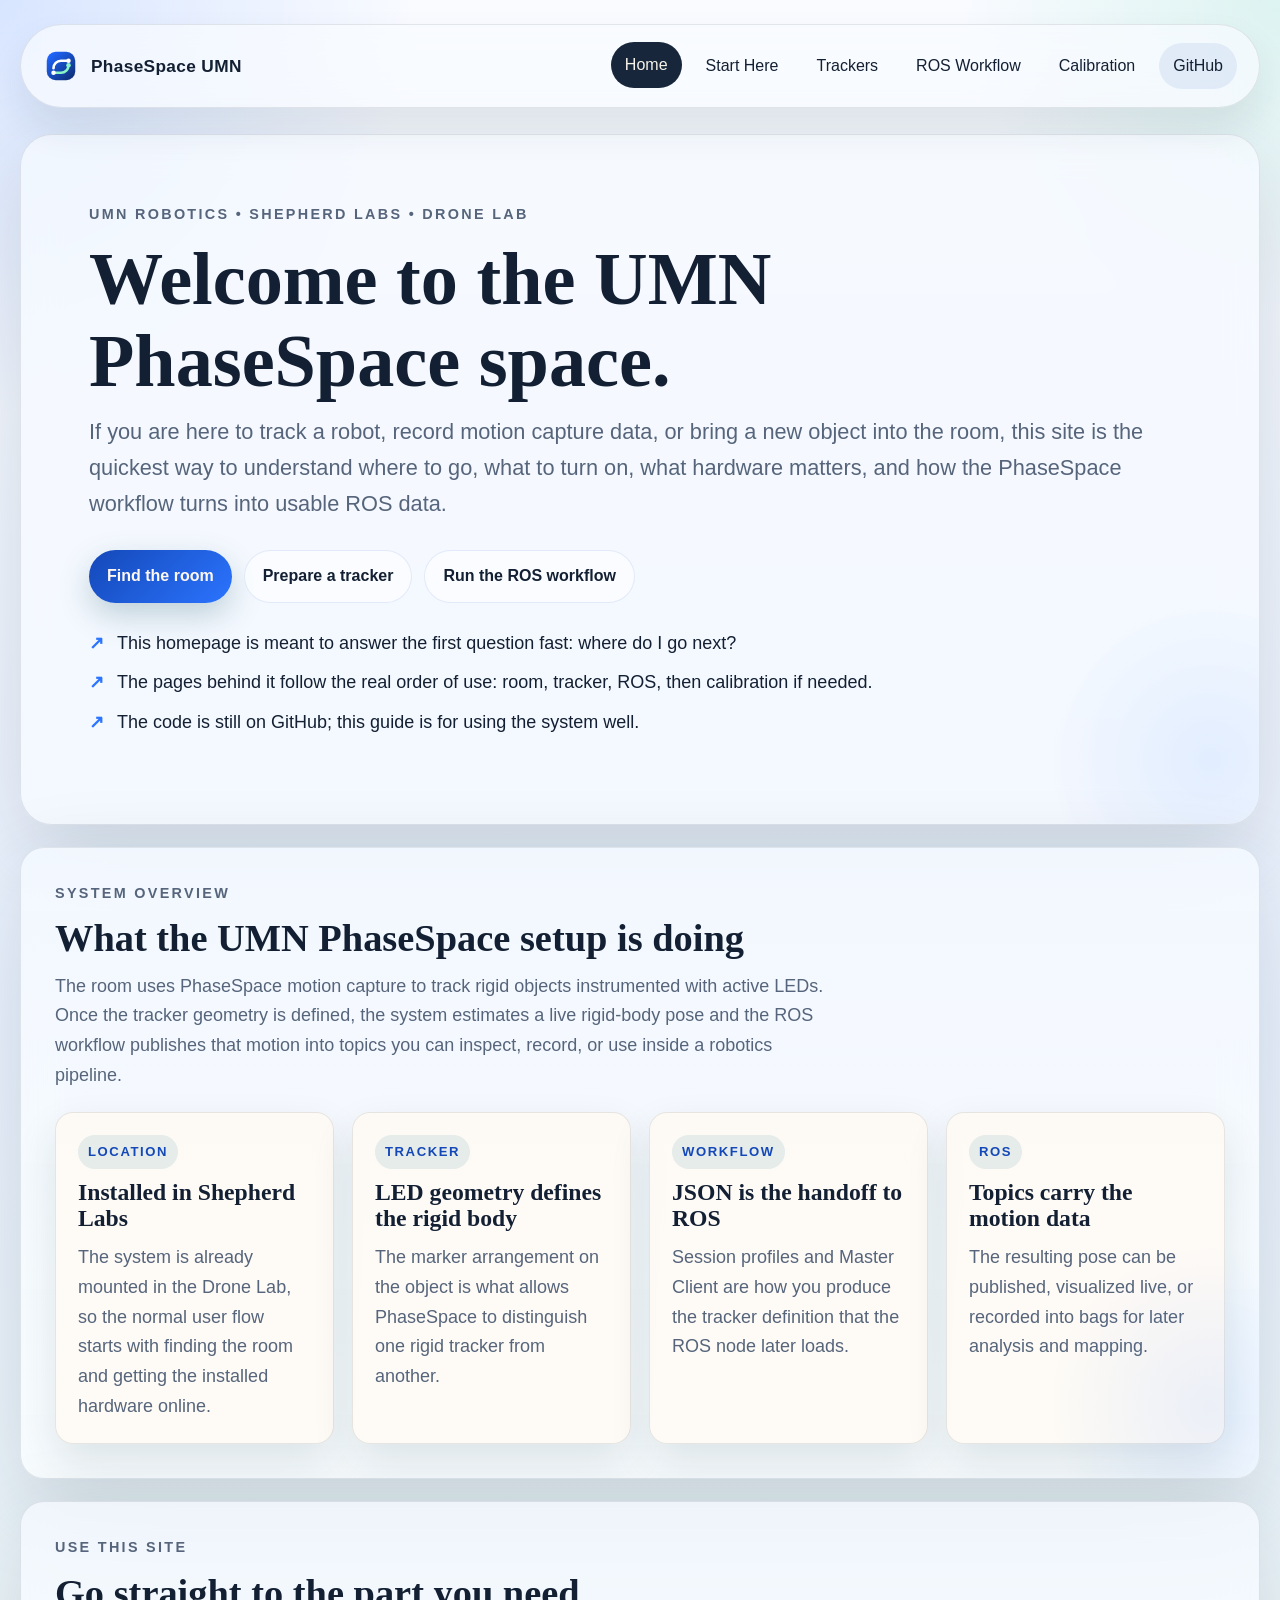
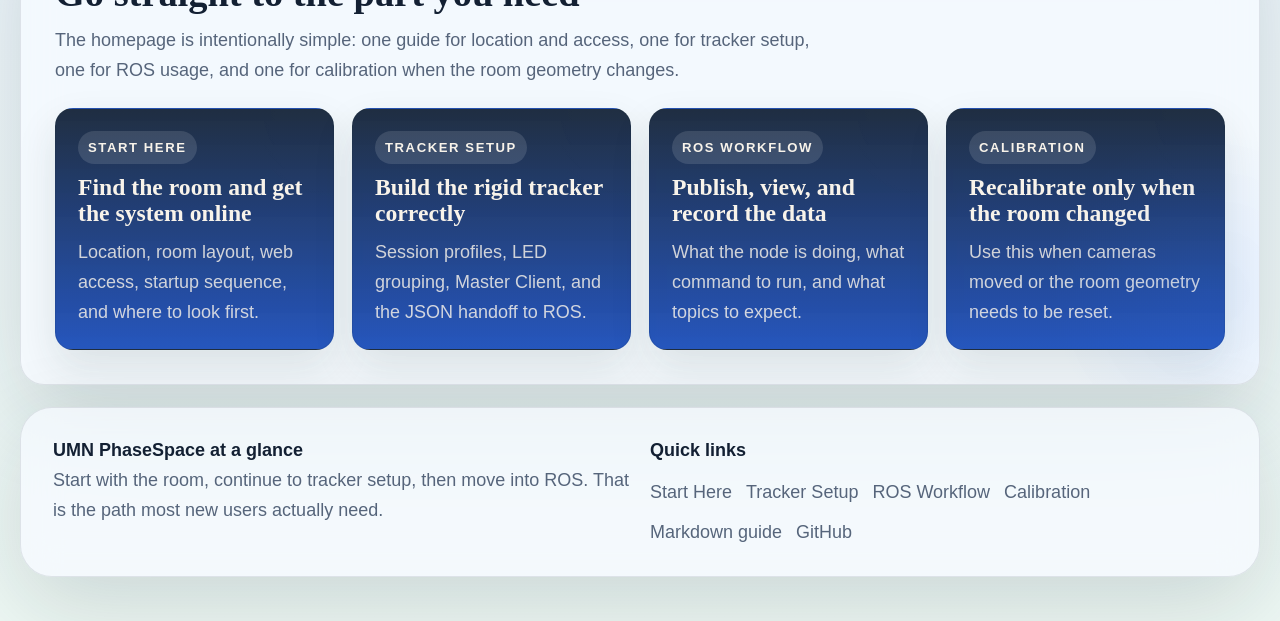
<file: index.html>
<!DOCTYPE html>
<html lang="en">
<head>
  <meta charset="utf-8">
  <meta name="viewport" content="width=device-width, initial-scale=1">
  <title>UMN PhaseSpace | Shepherd Labs Guide</title>
  <meta
    name="description"
    content="A first-time-user guide to the PhaseSpace space: what it is, how the room works, how to set up tracking, and how the ROS workflow fits in."
  >
  <link rel="stylesheet" href="website/styles.css">
  <script defer src="website/script.js"></script>
</head>
<body data-page="home">
  <div class="page-shell">
    <header class="site-header">
      <a class="brand" href="index.html" aria-label="PhaseSpace UMN Home">
        <img class="brand-mark" src="website/phasespace-umn-mark.svg" alt="">
        <span class="brand-name">PhaseSpace UMN</span>
      </a>
      <button class="menu-toggle" type="button" aria-expanded="false" aria-controls="site-nav">Menu</button>
      <nav class="site-nav" id="site-nav" aria-label="Primary">
        <a href="index.html" data-page-link="home">Home</a>
        <a href="website/start-here.html" data-page-link="start">Start Here</a>
        <a href="website/tracker-setup.html" data-page-link="trackers">Trackers</a>
        <a href="website/ros-workflow.html" data-page-link="ros">ROS Workflow</a>
        <a href="website/calibration.html" data-page-link="calibration">Calibration</a>
        <a class="nav-code" href="https://github.com/ebasatemesgen/Phasespace">GitHub</a>
      </nav>
    </header>

    <main>
      <section class="hero hero-text-only reveal">
        <div class="hero-copy">
          <p class="eyebrow">UMN Robotics • Shepherd Labs • Drone Lab</p>
          <h1>Welcome to the UMN PhaseSpace space.</h1>
          <p class="lead">
            If you are here to track a robot, record motion capture data, or bring a new object
            into the room, this site is the quickest way to understand where to go, what to turn
            on, what hardware matters, and how the PhaseSpace workflow turns into usable ROS data.
          </p>
          <div class="hero-actions">
            <a class="button button-primary" href="website/start-here.html">Find the room</a>
            <a class="button button-secondary" href="website/tracker-setup.html">Prepare a tracker</a>
            <a class="button button-secondary" href="website/ros-workflow.html">Run the ROS workflow</a>
          </div>
          <ul class="hero-points">
            <li>This homepage is meant to answer the first question fast: where do I go next?</li>
            <li>The pages behind it follow the real order of use: room, tracker, ROS, then calibration if needed.</li>
            <li>The code is still on GitHub; this guide is for using the system well.</li>
          </ul>
        </div>
      </section>

      <section class="section accent-surface reveal">
        <div class="section-intro">
          <p class="eyebrow">System Overview</p>
          <h2>What the UMN PhaseSpace setup is doing</h2>
          <p>
            The room uses PhaseSpace motion capture to track rigid objects instrumented with active
            LEDs. Once the tracker geometry is defined, the system estimates a live rigid-body pose
            and the ROS workflow publishes that motion into topics you can inspect, record, or use
            inside a robotics pipeline.
          </p>
        </div>

        <div class="card-grid">
          <article class="feature-card">
            <span class="chip">Location</span>
            <h3>Installed in Shepherd Labs</h3>
            <p>
              The system is already mounted in the Drone Lab, so the normal user flow starts with
              finding the room and getting the installed hardware online.
            </p>
          </article>
          <article class="feature-card">
            <span class="chip">Tracker</span>
            <h3>LED geometry defines the rigid body</h3>
            <p>
              The marker arrangement on the object is what allows PhaseSpace to distinguish one
              rigid tracker from another.
            </p>
          </article>
          <article class="feature-card">
            <span class="chip">Workflow</span>
            <h3>JSON is the handoff to ROS</h3>
            <p>
              Session profiles and Master Client are how you produce the tracker definition that the
              ROS node later loads.
            </p>
          </article>
          <article class="feature-card">
            <span class="chip">ROS</span>
            <h3>Topics carry the motion data</h3>
            <p>
              The resulting pose can be published, visualized live, or recorded into bags for later
              analysis and mapping.
            </p>
          </article>
        </div>
      </section>

      <section class="section reveal">
        <div class="section-intro">
          <p class="eyebrow">Use This Site</p>
          <h2>Go straight to the part you need</h2>
          <p>
            The homepage is intentionally simple: one guide for location and access, one for tracker
            setup, one for ROS usage, and one for calibration when the room geometry changes.
          </p>
        </div>

        <div class="directory-grid">
          <a class="directory-card" href="website/start-here.html">
            <span class="chip">Start Here</span>
            <h3>Find the room and get the system online</h3>
            <p>Location, room layout, web access, startup sequence, and where to look first.</p>
          </a>
          <a class="directory-card" href="website/tracker-setup.html">
            <span class="chip">Tracker Setup</span>
            <h3>Build the rigid tracker correctly</h3>
            <p>Session profiles, LED grouping, Master Client, and the JSON handoff to ROS.</p>
          </a>
          <a class="directory-card" href="website/ros-workflow.html">
            <span class="chip">ROS Workflow</span>
            <h3>Publish, view, and record the data</h3>
            <p>What the node is doing, what command to run, and what topics to expect.</p>
          </a>
          <a class="directory-card" href="website/calibration.html">
            <span class="chip">Calibration</span>
            <h3>Recalibrate only when the room changed</h3>
            <p>Use this when cameras moved or the room geometry needs to be reset.</p>
          </a>
        </div>
      </section>
    </main>

    <footer class="site-footer">
      <div>
        <strong>UMN PhaseSpace at a glance</strong>
        <p>
          Start with the room, continue to tracker setup, then move into ROS. That is the path most
          new users actually need.
        </p>
      </div>
      <div>
        <strong>Quick links</strong>
        <div class="footer-links">
          <a href="website/start-here.html">Start Here</a>
          <a href="website/tracker-setup.html">Tracker Setup</a>
          <a href="website/ros-workflow.html">ROS Workflow</a>
          <a href="website/calibration.html">Calibration</a>
          <a href="Phasespace step-by-step guide.md">Markdown guide</a>
          <a href="https://github.com/ebasatemesgen/Phasespace">GitHub</a>
        </div>
      </div>
    </footer>
  </div>
</body>
</html>
</file>
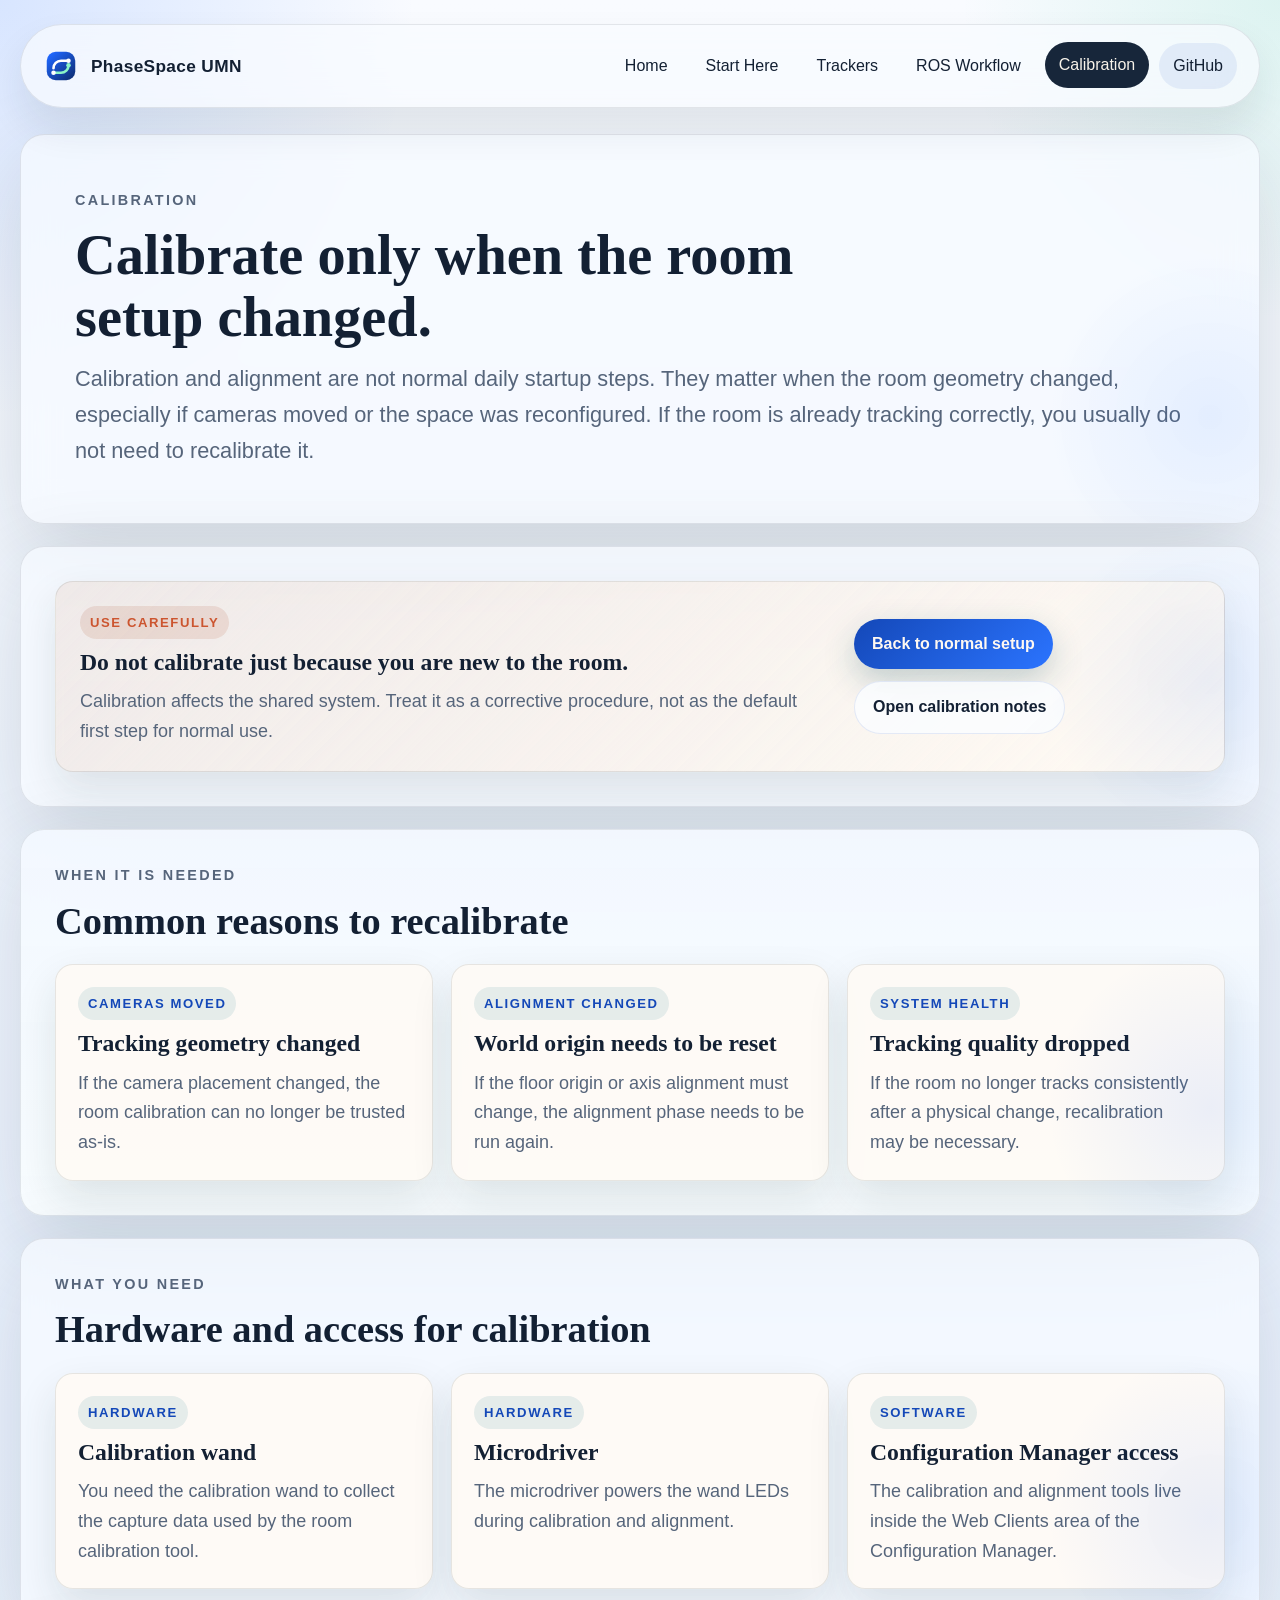
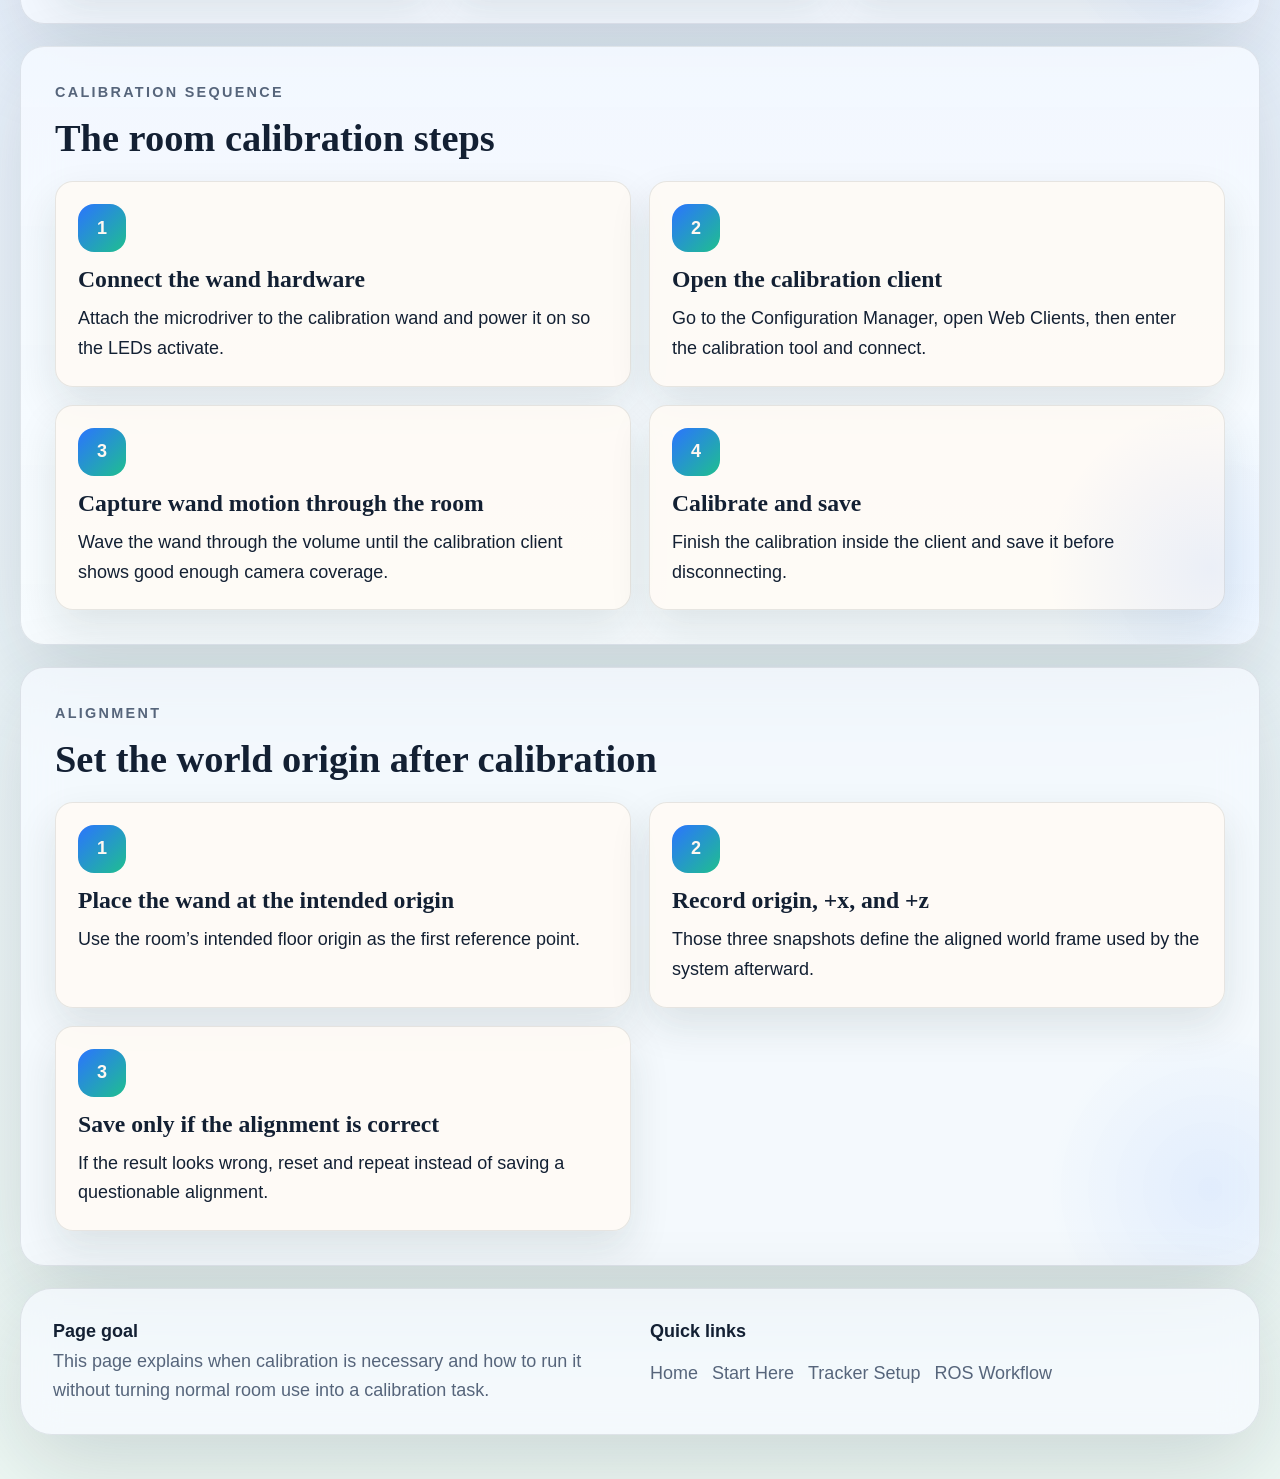
<file: website/calibration.html>
<!DOCTYPE html>
<html lang="en">
<head>
  <meta charset="utf-8">
  <meta name="viewport" content="width=device-width, initial-scale=1">
  <title>Calibration | UMN PhaseSpace Guide</title>
  <meta
    name="description"
    content="When calibration is needed for the UMN PhaseSpace room and how to run calibration and alignment."
  >
  <link rel="stylesheet" href="styles.css">
  <script defer src="script.js"></script>
</head>
<body data-page="calibration">
  <div class="page-shell">
    <header class="site-header">
      <a class="brand" href="../index.html" aria-label="PhaseSpace UMN Home">
        <img class="brand-mark" src="phasespace-umn-mark.svg" alt="">
        <span class="brand-name">PhaseSpace UMN</span>
      </a>
      <button class="menu-toggle" type="button" aria-expanded="false" aria-controls="site-nav">Menu</button>
      <nav class="site-nav" id="site-nav" aria-label="Primary">
        <a href="../index.html" data-page-link="home">Home</a>
        <a href="start-here.html" data-page-link="start">Start Here</a>
        <a href="tracker-setup.html" data-page-link="trackers">Trackers</a>
        <a href="ros-workflow.html" data-page-link="ros">ROS Workflow</a>
        <a href="calibration.html" data-page-link="calibration">Calibration</a>
        <a class="nav-code" href="https://github.com/ebasatemesgen/Phasespace">GitHub</a>
      </nav>
    </header>

    <main>
      <section class="page-hero page-hero-text-only reveal">
        <div class="page-hero-copy">
          <p class="eyebrow">Calibration</p>
          <h1>Calibrate only when the room setup changed.</h1>
          <p class="lead">
            Calibration and alignment are not normal daily startup steps. They matter when the room
            geometry changed, especially if cameras moved or the space was reconfigured. If the room
            is already tracking correctly, you usually do not need to recalibrate it.
          </p>
        </div>
      </section>

      <section class="section reveal">
        <div class="warning-box">
          <div class="warning-copy">
            <span class="chip warn">Use carefully</span>
            <h3>Do not calibrate just because you are new to the room.</h3>
            <p>
              Calibration affects the shared system. Treat it as a corrective procedure, not as the
              default first step for normal use.
            </p>
          </div>
          <div class="warning-actions">
            <a class="button button-primary" href="start-here.html">Back to normal setup</a>
            <a class="button button-secondary" href="../CALIBRATION.md">Open calibration notes</a>
          </div>
        </div>
      </section>

      <section class="section accent-surface reveal">
        <div class="section-intro">
          <p class="eyebrow">When It Is Needed</p>
          <h2>Common reasons to recalibrate</h2>
        </div>

        <div class="detail-grid">
          <article class="detail-card">
            <span class="chip">Cameras moved</span>
            <h3>Tracking geometry changed</h3>
            <p>If the camera placement changed, the room calibration can no longer be trusted as-is.</p>
          </article>
          <article class="detail-card">
            <span class="chip">Alignment changed</span>
            <h3>World origin needs to be reset</h3>
            <p>If the floor origin or axis alignment must change, the alignment phase needs to be run again.</p>
          </article>
          <article class="detail-card">
            <span class="chip">System health</span>
            <h3>Tracking quality dropped</h3>
            <p>If the room no longer tracks consistently after a physical change, recalibration may be necessary.</p>
          </article>
        </div>
      </section>

      <section class="section reveal">
        <div class="section-intro">
          <p class="eyebrow">What You Need</p>
          <h2>Hardware and access for calibration</h2>
        </div>

        <div class="detail-grid">
          <article class="detail-card">
            <span class="chip">Hardware</span>
            <h3>Calibration wand</h3>
            <p>You need the calibration wand to collect the capture data used by the room calibration tool.</p>
          </article>
          <article class="detail-card">
            <span class="chip">Hardware</span>
            <h3>Microdriver</h3>
            <p>The microdriver powers the wand LEDs during calibration and alignment.</p>
          </article>
          <article class="detail-card">
            <span class="chip">Software</span>
            <h3>Configuration Manager access</h3>
            <p>The calibration and alignment tools live inside the Web Clients area of the Configuration Manager.</p>
          </article>
        </div>
      </section>

      <section class="section accent-surface reveal">
        <div class="section-intro">
          <p class="eyebrow">Calibration Sequence</p>
          <h2>The room calibration steps</h2>
        </div>

        <div class="step-grid">
          <article class="step-card">
            <div class="step-copy">
              <div class="step-index">1</div>
              <h3>Connect the wand hardware</h3>
              <p>Attach the microdriver to the calibration wand and power it on so the LEDs activate.</p>
            </div>
          </article>

          <article class="step-card">
            <div class="step-copy">
              <div class="step-index">2</div>
              <h3>Open the calibration client</h3>
              <p>Go to the Configuration Manager, open Web Clients, then enter the calibration tool and connect.</p>
            </div>
          </article>

          <article class="step-card">
            <div class="step-copy">
              <div class="step-index">3</div>
              <h3>Capture wand motion through the room</h3>
              <p>Wave the wand through the volume until the calibration client shows good enough camera coverage.</p>
            </div>
          </article>

          <article class="step-card">
            <div class="step-copy">
              <div class="step-index">4</div>
              <h3>Calibrate and save</h3>
              <p>Finish the calibration inside the client and save it before disconnecting.</p>
            </div>
          </article>
        </div>
      </section>

      <section class="section reveal">
        <div class="section-intro">
          <p class="eyebrow">Alignment</p>
          <h2>Set the world origin after calibration</h2>
        </div>

        <div class="step-grid">
          <article class="step-card">
            <div class="step-copy">
              <div class="step-index">1</div>
              <h3>Place the wand at the intended origin</h3>
              <p>Use the room’s intended floor origin as the first reference point.</p>
            </div>
          </article>

          <article class="step-card">
            <div class="step-copy">
              <div class="step-index">2</div>
              <h3>Record origin, +x, and +z</h3>
              <p>Those three snapshots define the aligned world frame used by the system afterward.</p>
            </div>
          </article>

          <article class="step-card">
            <div class="step-copy">
              <div class="step-index">3</div>
              <h3>Save only if the alignment is correct</h3>
              <p>If the result looks wrong, reset and repeat instead of saving a questionable alignment.</p>
            </div>
          </article>
        </div>
      </section>
    </main>

    <footer class="site-footer">
      <div>
        <strong>Page goal</strong>
        <p>This page explains when calibration is necessary and how to run it without turning normal room use into a calibration task.</p>
      </div>
      <div>
        <strong>Quick links</strong>
        <div class="footer-links">
          <a href="../index.html">Home</a>
          <a href="start-here.html">Start Here</a>
          <a href="tracker-setup.html">Tracker Setup</a>
          <a href="ros-workflow.html">ROS Workflow</a>
        </div>
      </div>
    </footer>
  </div>
</body>
</html>
</file>
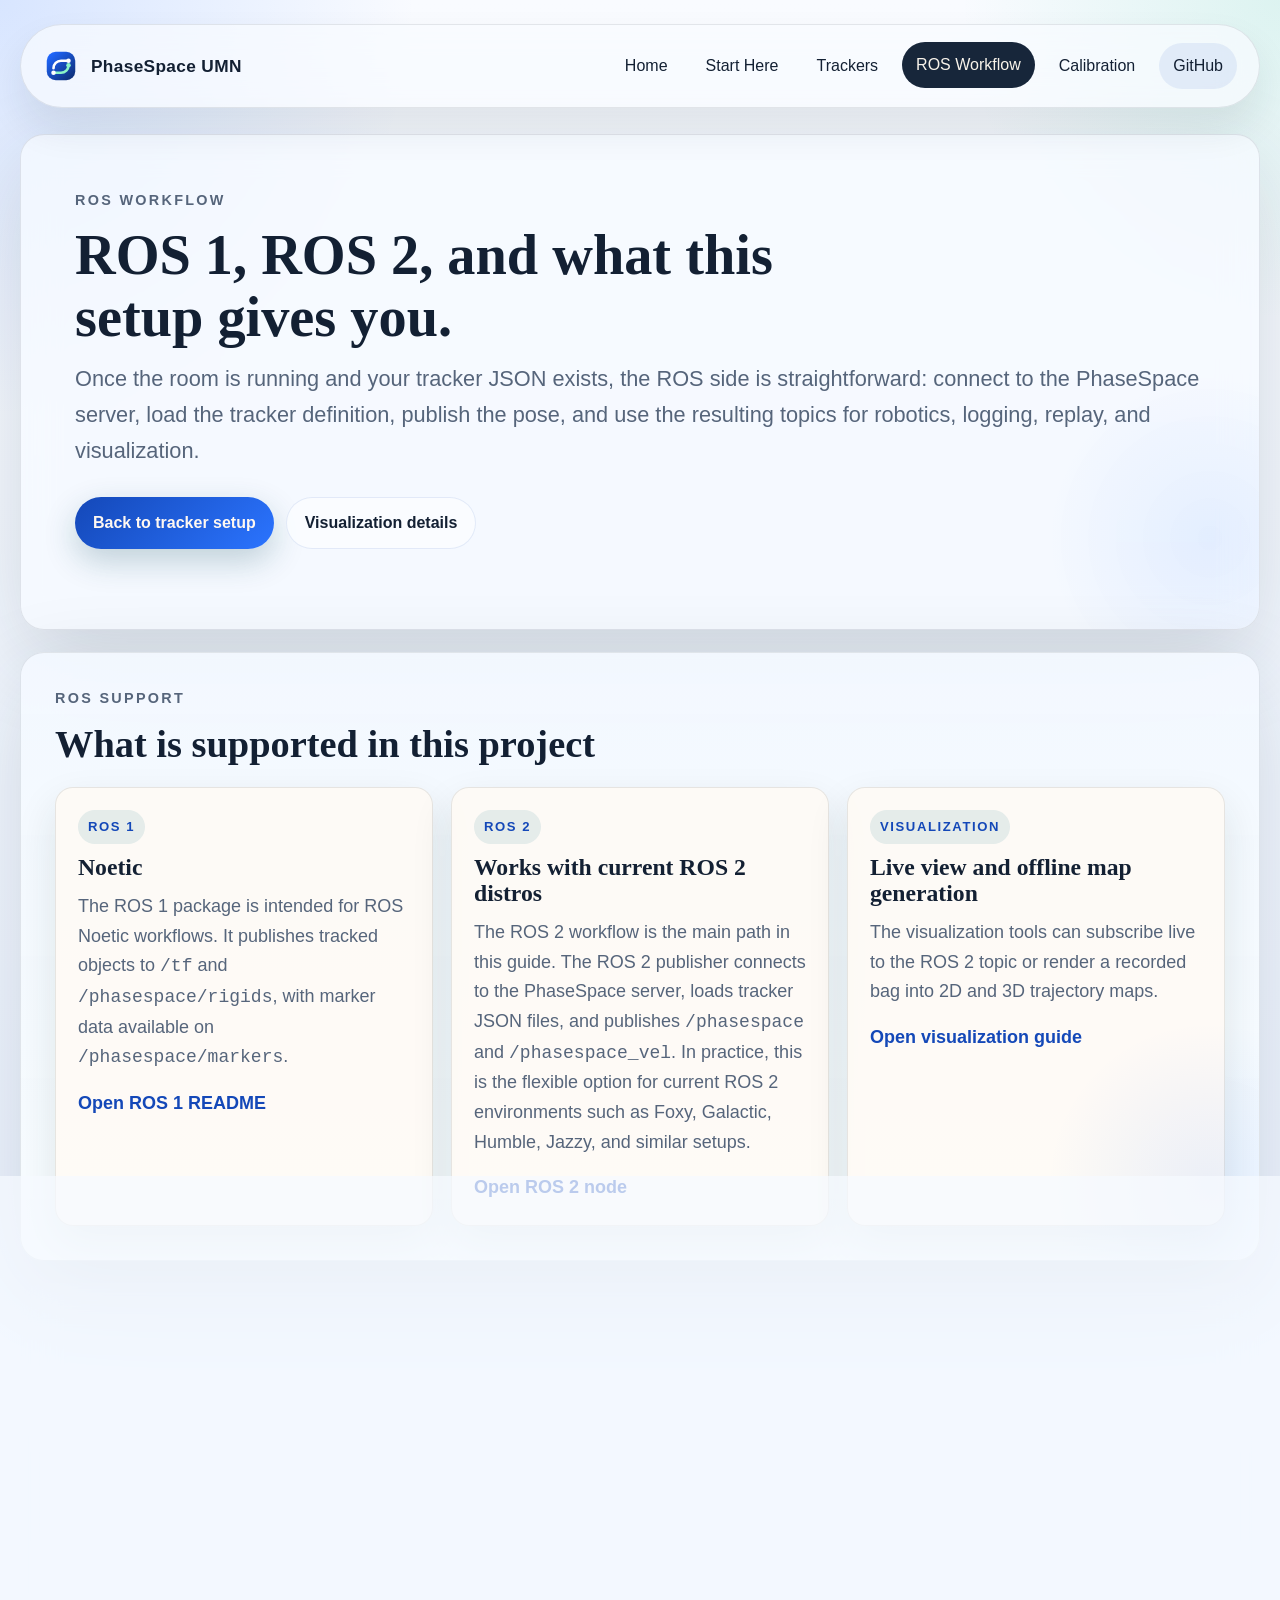
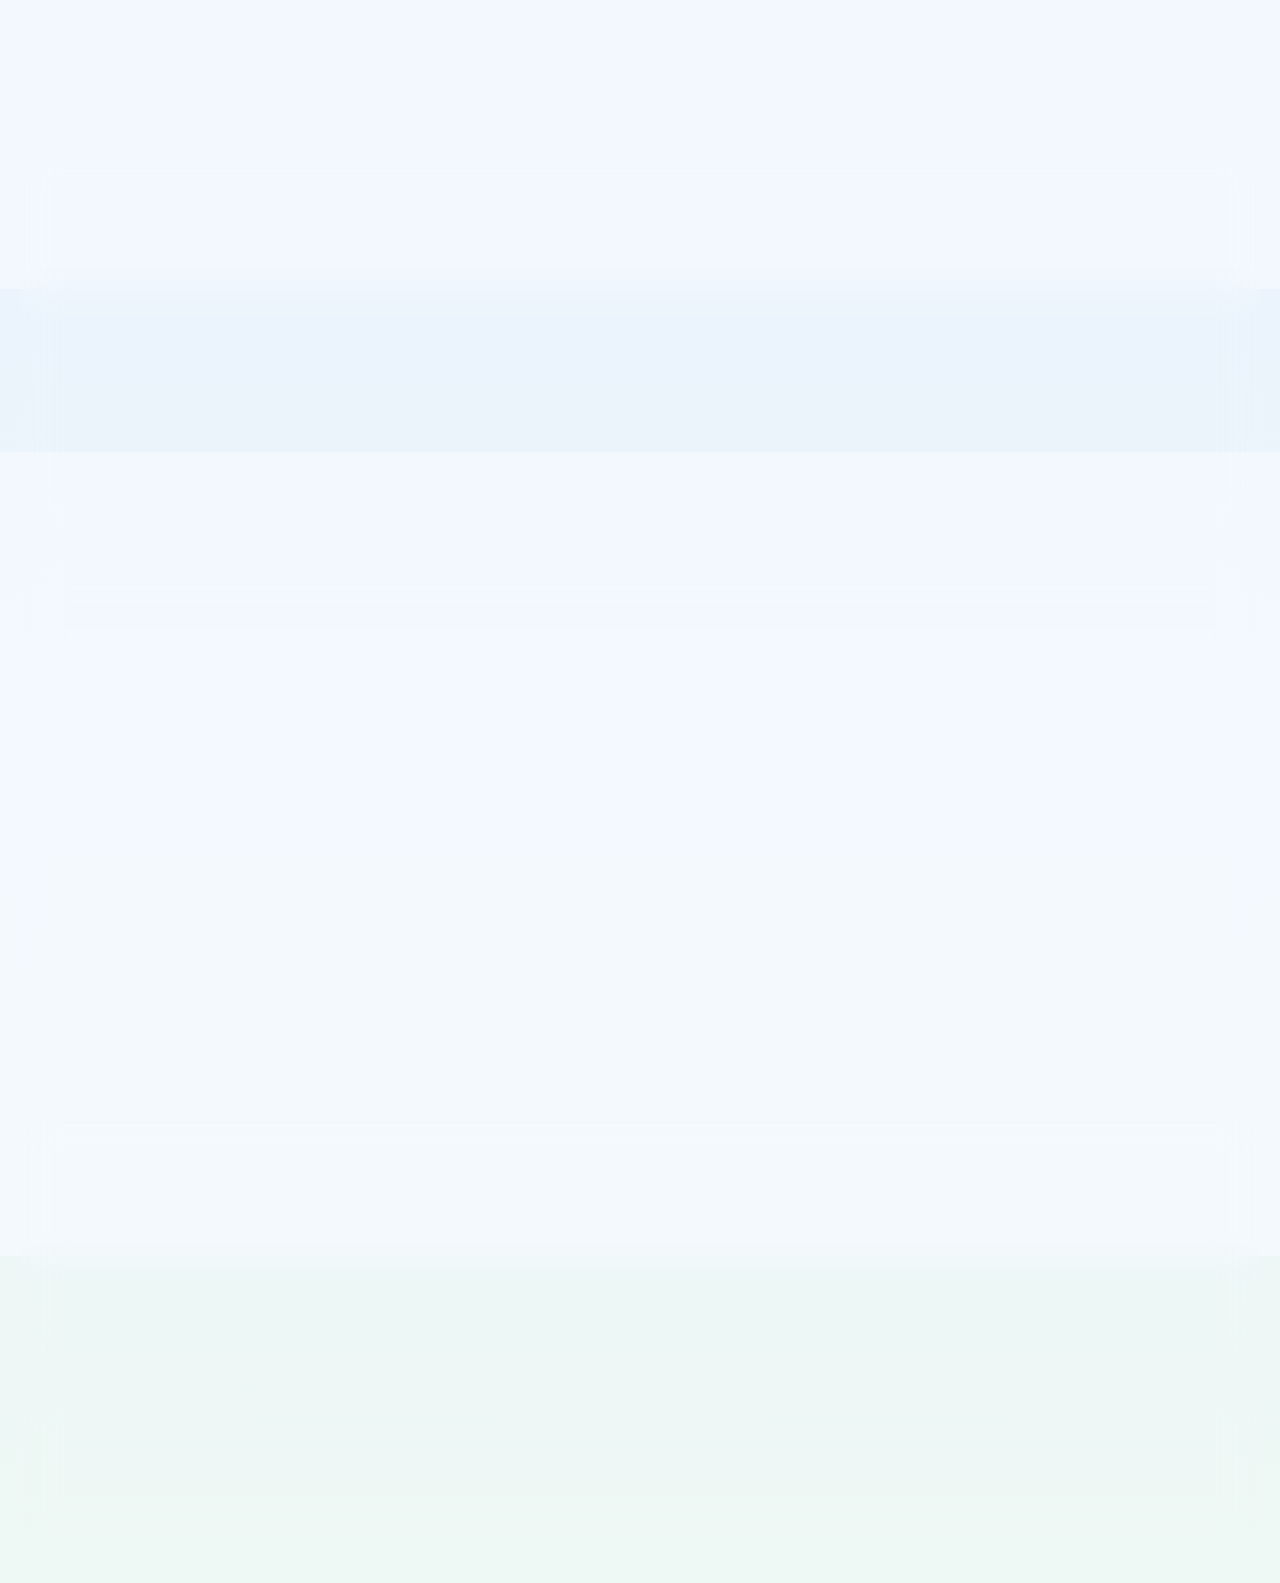
<file: website/ros-workflow.html>
<!DOCTYPE html>
<html lang="en">
<head>
  <meta charset="utf-8">
  <meta name="viewport" content="width=device-width, initial-scale=1">
  <title>ROS Workflow | UMN PhaseSpace Guide</title>
  <meta
    name="description"
    content="ROS 1 and ROS 2 support for the UMN PhaseSpace workflow, plus visualization and mapping functionality."
  >
  <link rel="stylesheet" href="styles.css">
  <script defer src="script.js"></script>
</head>
<body data-page="ros">
  <div class="page-shell">
    <header class="site-header">
      <a class="brand" href="../index.html" aria-label="PhaseSpace UMN Home">
        <img class="brand-mark" src="phasespace-umn-mark.svg" alt="">
        <span class="brand-name">PhaseSpace UMN</span>
      </a>
      <button class="menu-toggle" type="button" aria-expanded="false" aria-controls="site-nav">Menu</button>
      <nav class="site-nav" id="site-nav" aria-label="Primary">
        <a href="../index.html" data-page-link="home">Home</a>
        <a href="start-here.html" data-page-link="start">Start Here</a>
        <a href="tracker-setup.html" data-page-link="trackers">Trackers</a>
        <a href="ros-workflow.html" data-page-link="ros">ROS Workflow</a>
        <a href="calibration.html" data-page-link="calibration">Calibration</a>
        <a class="nav-code" href="https://github.com/ebasatemesgen/Phasespace">GitHub</a>
      </nav>
    </header>

    <main>
      <section class="page-hero page-hero-text-only reveal">
        <div class="page-hero-copy">
          <p class="eyebrow">ROS Workflow</p>
          <h1>ROS 1, ROS 2, and what this setup gives you.</h1>
          <p class="lead">
            Once the room is running and your tracker JSON exists, the ROS side is straightforward:
            connect to the PhaseSpace server, load the tracker definition, publish the pose, and
            use the resulting topics for robotics, logging, replay, and visualization.
          </p>
          <div class="hero-actions">
            <a class="button button-primary" href="tracker-setup.html">Back to tracker setup</a>
            <a class="button button-secondary" href="../visualization/README.md">Visualization details</a>
          </div>
        </div>
      </section>

      <section class="section accent-surface reveal">
        <div class="section-intro">
          <p class="eyebrow">ROS Support</p>
          <h2>What is supported in this project</h2>
        </div>

        <div class="detail-grid">
          <article class="detail-card">
            <span class="chip">ROS 1</span>
            <h3>Noetic</h3>
            <p>
              The ROS 1 package is intended for ROS Noetic workflows. It publishes tracked objects
              to <code>/tf</code> and <code>/phasespace/rigids</code>, with marker data available on
              <code>/phasespace/markers</code>.
            </p>
            <a href="../Ros_1/phasespace_ros/phasespace_ros/README.md">Open ROS 1 README</a>
          </article>
          <article class="detail-card">
            <span class="chip">ROS 2</span>
            <h3>Works with current ROS 2 distros</h3>
            <p>
              The ROS 2 workflow is the main path in this guide. The ROS 2 publisher connects to the
              PhaseSpace server, loads tracker JSON files, and publishes <code>/phasespace</code> and
              <code>/phasespace_vel</code>. In practice, this is the flexible option for current ROS 2
              environments such as Foxy, Galactic, Humble, Jazzy, and similar setups.
            </p>
            <a href="../Ros_2/phasespace_node_ros2.py">Open ROS 2 node</a>
          </article>
          <article class="detail-card">
            <span class="chip">Visualization</span>
            <h3>Live view and offline map generation</h3>
            <p>
              The visualization tools can subscribe live to the ROS 2 topic or render a recorded bag
              into 2D and 3D trajectory maps.
            </p>
            <a href="../visualization/README.md">Open visualization guide</a>
          </article>
        </div>
      </section>

      <section class="section reveal">
        <div class="section-intro">
          <p class="eyebrow">What The Workflow Does</p>
          <h2>The operational sequence</h2>
        </div>

        <div class="card-grid">
          <article class="feature-card">
            <span class="chip">1</span>
            <h3>Connects to the server</h3>
            <p>The node talks to the running PhaseSpace system through the device address you provide.</p>
          </article>
          <article class="feature-card">
            <span class="chip">2</span>
            <h3>Loads the tracker definition</h3>
            <p>The JSON file tells the system which rigid body layout to create and stream.</p>
          </article>
          <article class="feature-card">
            <span class="chip">3</span>
            <h3>Publishes pose topics</h3>
            <p>The tracked object becomes a live ROS pose stream that other robotics software can subscribe to.</p>
          </article>
          <article class="feature-card">
            <span class="chip">4</span>
            <h3>Supports replay and analysis</h3>
            <p>That output can be visualized live, recorded into a bag, and turned into readable maps afterward.</p>
          </article>
        </div>
      </section>

      <section class="section accent-surface reveal">
        <div class="section-intro">
          <p class="eyebrow">Topics And Frames</p>
          <h2>What comes out of the ROS 2 workflow</h2>
        </div>

        <div class="detail-grid">
          <article class="detail-card">
            <span class="chip">Topic</span>
            <h3><code>/phasespace</code></h3>
            <p>Published as <code>geometry_msgs/msg/TransformStamped</code> for rigid-body pose data.</p>
          </article>
          <article class="detail-card">
            <span class="chip">Topic</span>
            <h3><code>/phasespace_vel</code></h3>
            <p>Published as <code>geometry_msgs/msg/TwistStamped</code> for estimated linear velocity.</p>
          </article>
          <article class="detail-card">
            <span class="chip">Frames</span>
            <h3><code>map</code> and tracker IDs</h3>
            <p>The parent frame is <code>map</code>. Each rigid body appears with its own tracker ID as the child frame.</p>
          </article>
        </div>
      </section>

      <section class="section reveal">
        <div class="section-intro">
          <p class="eyebrow">Mapping And Visualization</p>
          <h2>What happens after you record data</h2>
          <p>
            The mapping functionality lives in the visualization tools. After recording a bag, the
            offline renderer can turn the trajectory into a top-down 2D map or a 3D room-relative
            view. The same folder also includes a live viewer for the ROS 2 topic, so you can check
            the motion as it streams.
          </p>
        </div>

        <div class="detail-grid">
          <article class="detail-card">
            <span class="chip">Live</span>
            <h3>Monitor the topic in real time</h3>
            <p>The live visualizer subscribes to the ROS 2 topic and shows the path in 2D or 3D while the system is running.</p>
          </article>
          <article class="detail-card">
            <span class="chip">Offline</span>
            <h3>Render 2D and 3D trajectory maps</h3>
            <p>The bag visualizer reads recorded MCAP data and creates trajectory map outputs you can inspect or share.</p>
          </article>
          <article class="detail-card">
            <span class="chip">Reference</span>
            <h3>Visualization README</h3>
            <p>The visualization guide documents the scripts, commands, and output files used for this mapping workflow.</p>
            <a href="../visualization/README.md">Open visualization README</a>
          </article>
        </div>
      </section>

      <section class="section accent-surface reveal">
        <div class="note-box">
          <span class="chip">Choosing a path</span>
          <h3>If you are starting fresh, use ROS 2 first.</h3>
          <p>
            ROS 1 support is still present for Noetic-based setups, but the clearest and most current
            route through this project is the ROS 2 workflow plus the visualization tools.
          </p>
        </div>
      </section>
    </main>

    <footer class="site-footer">
      <div>
        <strong>Page goal</strong>
        <p>This page explains what ROS support exists, what the workflow publishes, and how the recorded data can be visualized afterward.</p>
      </div>
      <div>
        <strong>Quick links</strong>
        <div class="footer-links">
          <a href="../index.html">Home</a>
          <a href="start-here.html">Start Here</a>
          <a href="tracker-setup.html">Tracker Setup</a>
          <a href="calibration.html">Calibration</a>
        </div>
      </div>
    </footer>
  </div>
</body>
</html>
</file>
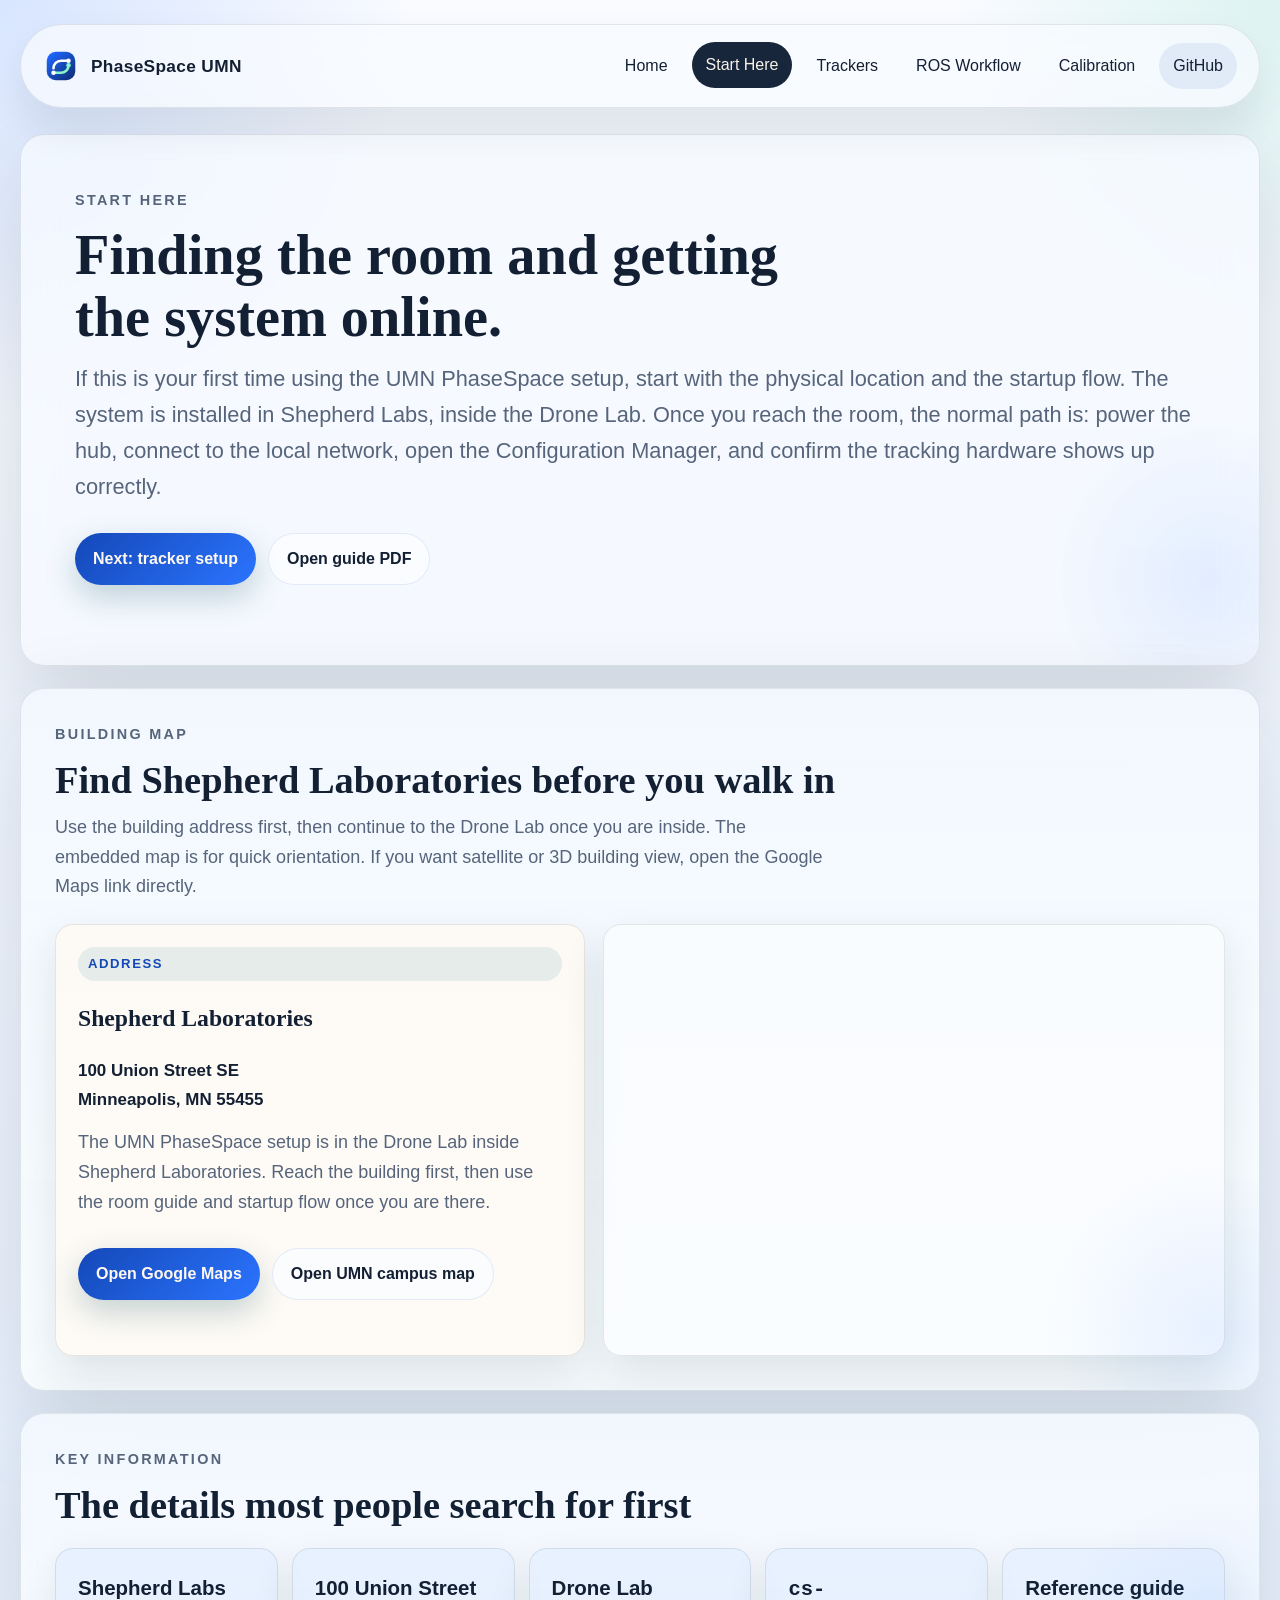
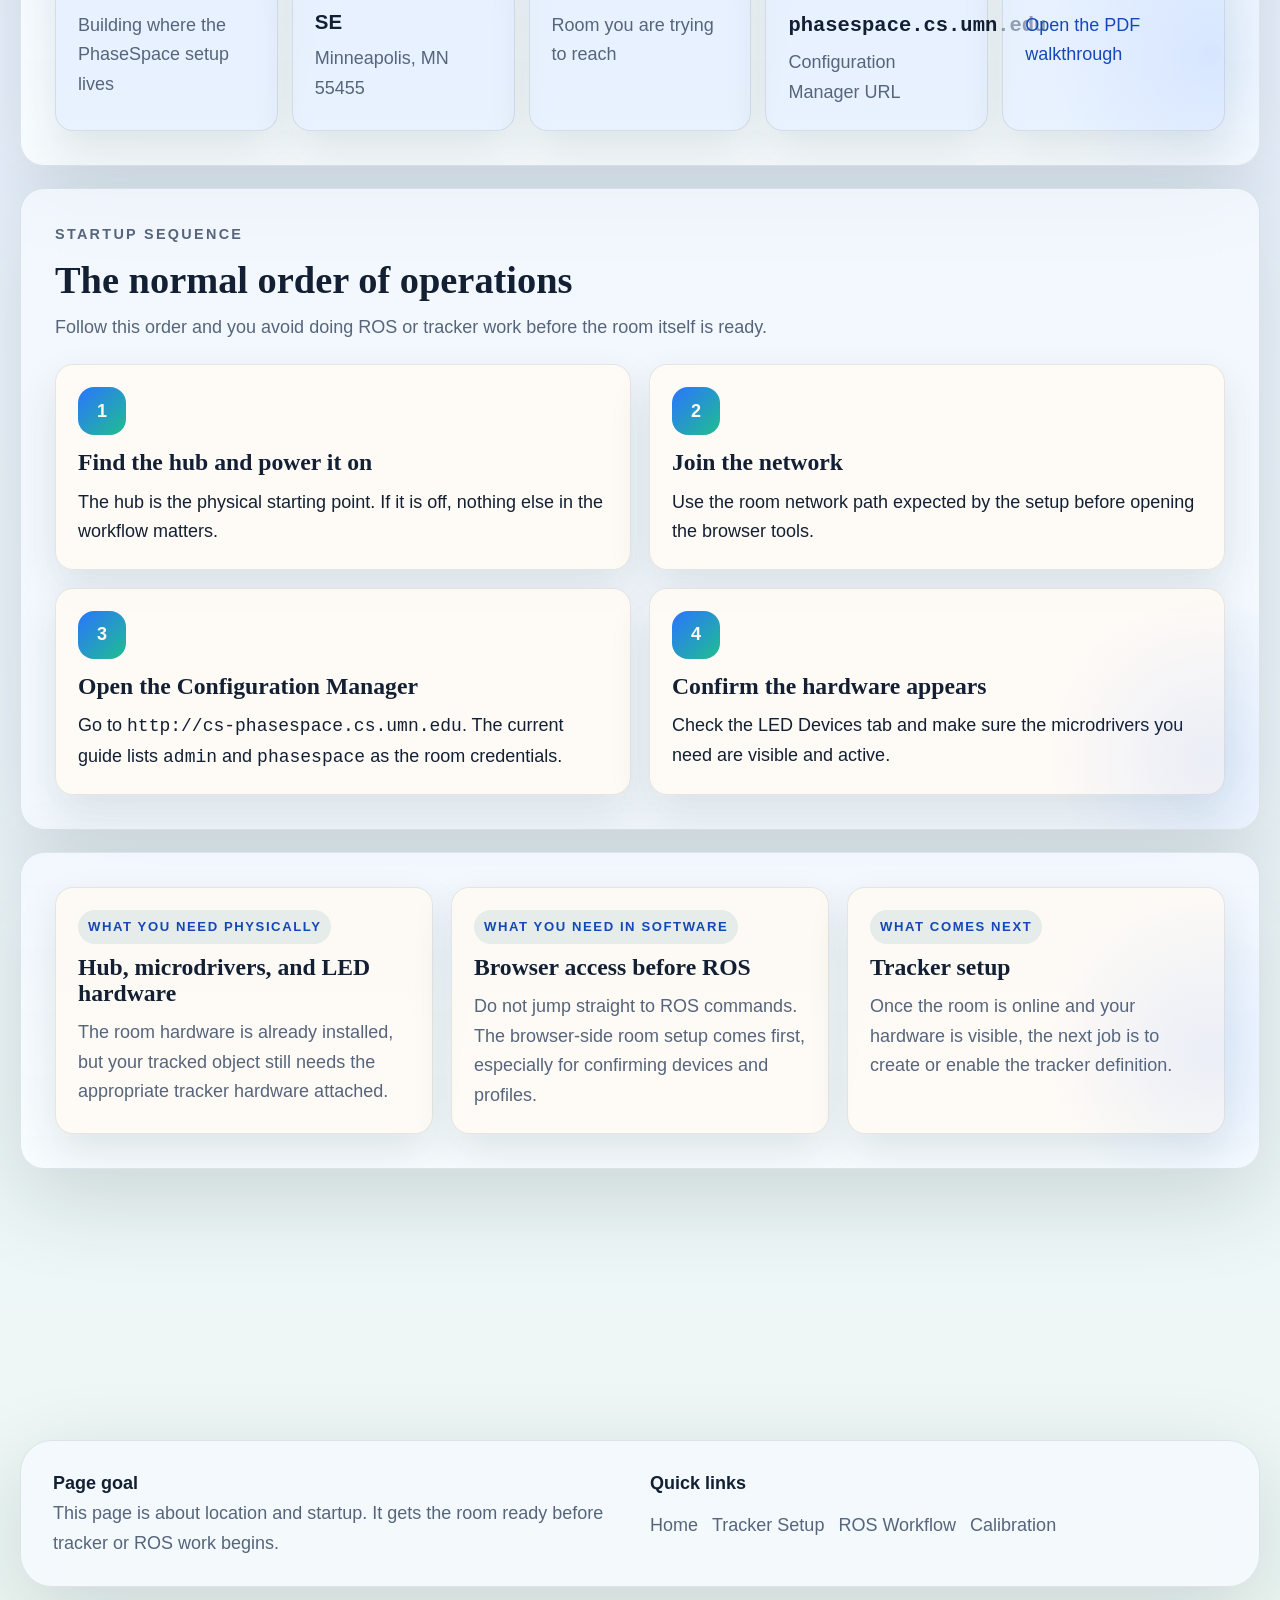
<file: website/start-here.html>
<!DOCTYPE html>
<html lang="en">
<head>
  <meta charset="utf-8">
  <meta name="viewport" content="width=device-width, initial-scale=1">
  <title>Start Here | UMN PhaseSpace Guide</title>
  <meta
    name="description"
    content="First-time-user setup for the UMN PhaseSpace room in Shepherd Labs."
  >
  <link rel="stylesheet" href="styles.css">
  <script defer src="script.js"></script>
</head>
<body data-page="start">
  <div class="page-shell">
    <header class="site-header">
      <a class="brand" href="../index.html" aria-label="PhaseSpace UMN Home">
        <img class="brand-mark" src="phasespace-umn-mark.svg" alt="">
        <span class="brand-name">PhaseSpace UMN</span>
      </a>
      <button class="menu-toggle" type="button" aria-expanded="false" aria-controls="site-nav">Menu</button>
      <nav class="site-nav" id="site-nav" aria-label="Primary">
        <a href="../index.html" data-page-link="home">Home</a>
        <a href="start-here.html" data-page-link="start">Start Here</a>
        <a href="tracker-setup.html" data-page-link="trackers">Trackers</a>
        <a href="ros-workflow.html" data-page-link="ros">ROS Workflow</a>
        <a href="calibration.html" data-page-link="calibration">Calibration</a>
        <a class="nav-code" href="https://github.com/ebasatemesgen/Phasespace">GitHub</a>
      </nav>
    </header>

    <main>
      <section class="page-hero page-hero-text-only reveal">
        <div class="page-hero-copy">
          <p class="eyebrow">Start Here</p>
          <h1>Finding the room and getting the system online.</h1>
          <p class="lead">
            If this is your first time using the UMN PhaseSpace setup, start with the physical
            location and the startup flow. The system is installed in Shepherd Labs, inside the
            Drone Lab. Once you reach the room, the normal path is: power the hub, connect to the
            local network, open the Configuration Manager, and confirm the tracking hardware shows
            up correctly.
          </p>
          <div class="hero-actions">
            <a class="button button-primary" href="tracker-setup.html">Next: tracker setup</a>
            <a class="button button-secondary" href="../extras/mnri-phasespace/Phasespace step-by-step guide.pdf">Open guide PDF</a>
          </div>
        </div>
      </section>

      <section class="section accent-surface reveal">
        <div class="section-intro">
          <p class="eyebrow">Building Map</p>
          <h2>Find Shepherd Laboratories before you walk in</h2>
          <p>
            Use the building address first, then continue to the Drone Lab once you are inside.
            The embedded map is for quick orientation. If you want satellite or 3D building view,
            open the Google Maps link directly.
          </p>
        </div>

        <div class="location-layout">
          <article class="detail-card location-card">
            <span class="chip">Address</span>
            <h3>Shepherd Laboratories</h3>
            <address class="address-block">
              100 Union Street SE<br>
              Minneapolis, MN 55455
            </address>
            <p>
              The UMN PhaseSpace setup is in the Drone Lab inside Shepherd Laboratories. Reach the
              building first, then use the room guide and startup flow once you are there.
            </p>
            <div class="action-row">
              <a class="button button-primary" href="https://www.google.com/maps/search/?api=1&amp;query=Shepherd+Laboratories%2C+100+Union+Street+SE%2C+Minneapolis%2C+MN+55455">Open Google Maps</a>
              <a class="button button-secondary" href="https://campusmaps.umn.edu/shepherd-laboratories">Open UMN campus map</a>
            </div>
          </article>

          <div class="map-frame-card">
            <iframe
              title="Map to Shepherd Laboratories at the University of Minnesota"
              src="https://www.google.com/maps?q=Shepherd+Laboratories,+100+Union+Street+SE,+Minneapolis,+MN+55455&amp;z=17&amp;output=embed"
              loading="lazy"
              referrerpolicy="no-referrer-when-downgrade"
            ></iframe>
          </div>
        </div>
      </section>

      <section class="section accent-surface reveal">
        <div class="section-intro">
          <p class="eyebrow">Key Information</p>
          <h2>The details most people search for first</h2>
        </div>

        <div class="metric-strip">
          <article class="metric-card">
            <strong>Shepherd Labs</strong>
            <span>Building where the PhaseSpace setup lives</span>
          </article>
          <article class="metric-card">
            <strong>100 Union Street SE</strong>
            <span>Minneapolis, MN 55455</span>
          </article>
          <article class="metric-card">
            <strong>Drone Lab</strong>
            <span>Room you are trying to reach</span>
          </article>
          <article class="metric-card">
            <strong><code>cs-phasespace.cs.umn.edu</code></strong>
            <span>Configuration Manager URL</span>
          </article>
          <article class="metric-card">
            <strong>Reference guide</strong>
            <span><a href="../extras/mnri-phasespace/Phasespace step-by-step guide.pdf">Open the PDF walkthrough</a></span>
          </article>
        </div>
      </section>

      <section class="section reveal">
        <div class="section-intro">
          <p class="eyebrow">Startup Sequence</p>
          <h2>The normal order of operations</h2>
          <p>Follow this order and you avoid doing ROS or tracker work before the room itself is ready.</p>
        </div>

        <div class="step-grid">
          <article class="step-card">
            <div class="step-copy">
              <div class="step-index">1</div>
              <h3>Find the hub and power it on</h3>
              <p>The hub is the physical starting point. If it is off, nothing else in the workflow matters.</p>
            </div>
          </article>

          <article class="step-card">
            <div class="step-copy">
              <div class="step-index">2</div>
              <h3>Join the network</h3>
              <p>Use the room network path expected by the setup before opening the browser tools.</p>
            </div>
          </article>

          <article class="step-card">
            <div class="step-copy">
              <div class="step-index">3</div>
              <h3>Open the Configuration Manager</h3>
              <p>
                Go to <code>http://cs-phasespace.cs.umn.edu</code>. The current guide lists
                <code>admin</code> and <code>phasespace</code> as the room credentials.
              </p>
            </div>
          </article>

          <article class="step-card">
            <div class="step-copy">
              <div class="step-index">4</div>
              <h3>Confirm the hardware appears</h3>
              <p>Check the LED Devices tab and make sure the microdrivers you need are visible and active.</p>
            </div>
          </article>
        </div>
      </section>

      <section class="section accent-surface reveal">
        <div class="detail-grid">
          <article class="detail-card">
            <span class="chip">What you need physically</span>
            <h3>Hub, microdrivers, and LED hardware</h3>
            <p>The room hardware is already installed, but your tracked object still needs the appropriate tracker hardware attached.</p>
          </article>
          <article class="detail-card">
            <span class="chip">What you need in software</span>
            <h3>Browser access before ROS</h3>
            <p>Do not jump straight to ROS commands. The browser-side room setup comes first, especially for confirming devices and profiles.</p>
          </article>
          <article class="detail-card">
            <span class="chip">What comes next</span>
            <h3>Tracker setup</h3>
            <p>Once the room is online and your hardware is visible, the next job is to create or enable the tracker definition.</p>
          </article>
        </div>
      </section>

      <section class="section reveal">
        <div class="note-box">
          <span class="chip">Ready to move on</span>
          <h3>You are done with this page when the room is reachable and the hardware is visible.</h3>
          <p>
            At that point, the next question is not where the room is. The next question is how to
            create a usable tracker definition for your object.
          </p>
        </div>
      </section>
    </main>

    <footer class="site-footer">
      <div>
        <strong>Page goal</strong>
        <p>This page is about location and startup. It gets the room ready before tracker or ROS work begins.</p>
      </div>
      <div>
        <strong>Quick links</strong>
        <div class="footer-links">
          <a href="../index.html">Home</a>
          <a href="tracker-setup.html">Tracker Setup</a>
          <a href="ros-workflow.html">ROS Workflow</a>
          <a href="calibration.html">Calibration</a>
        </div>
      </div>
    </footer>
  </div>
</body>
</html>
</file>
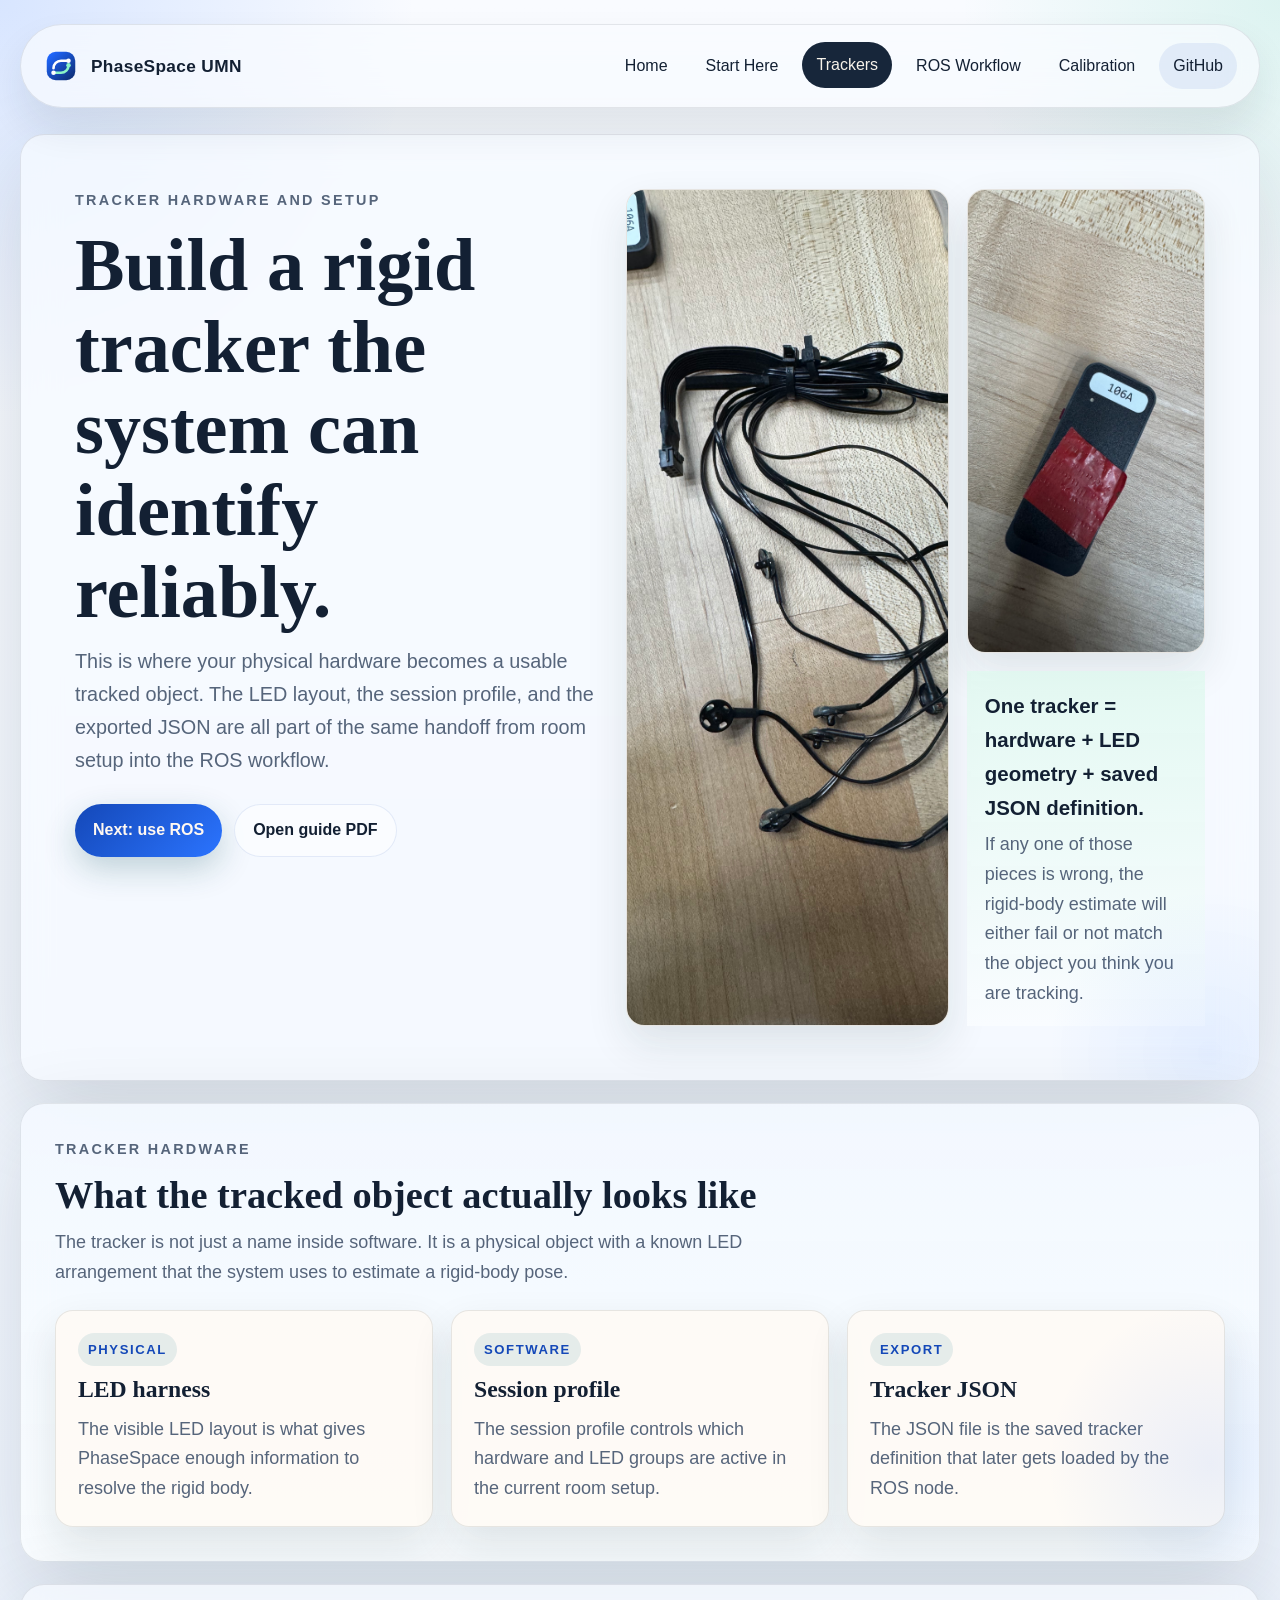
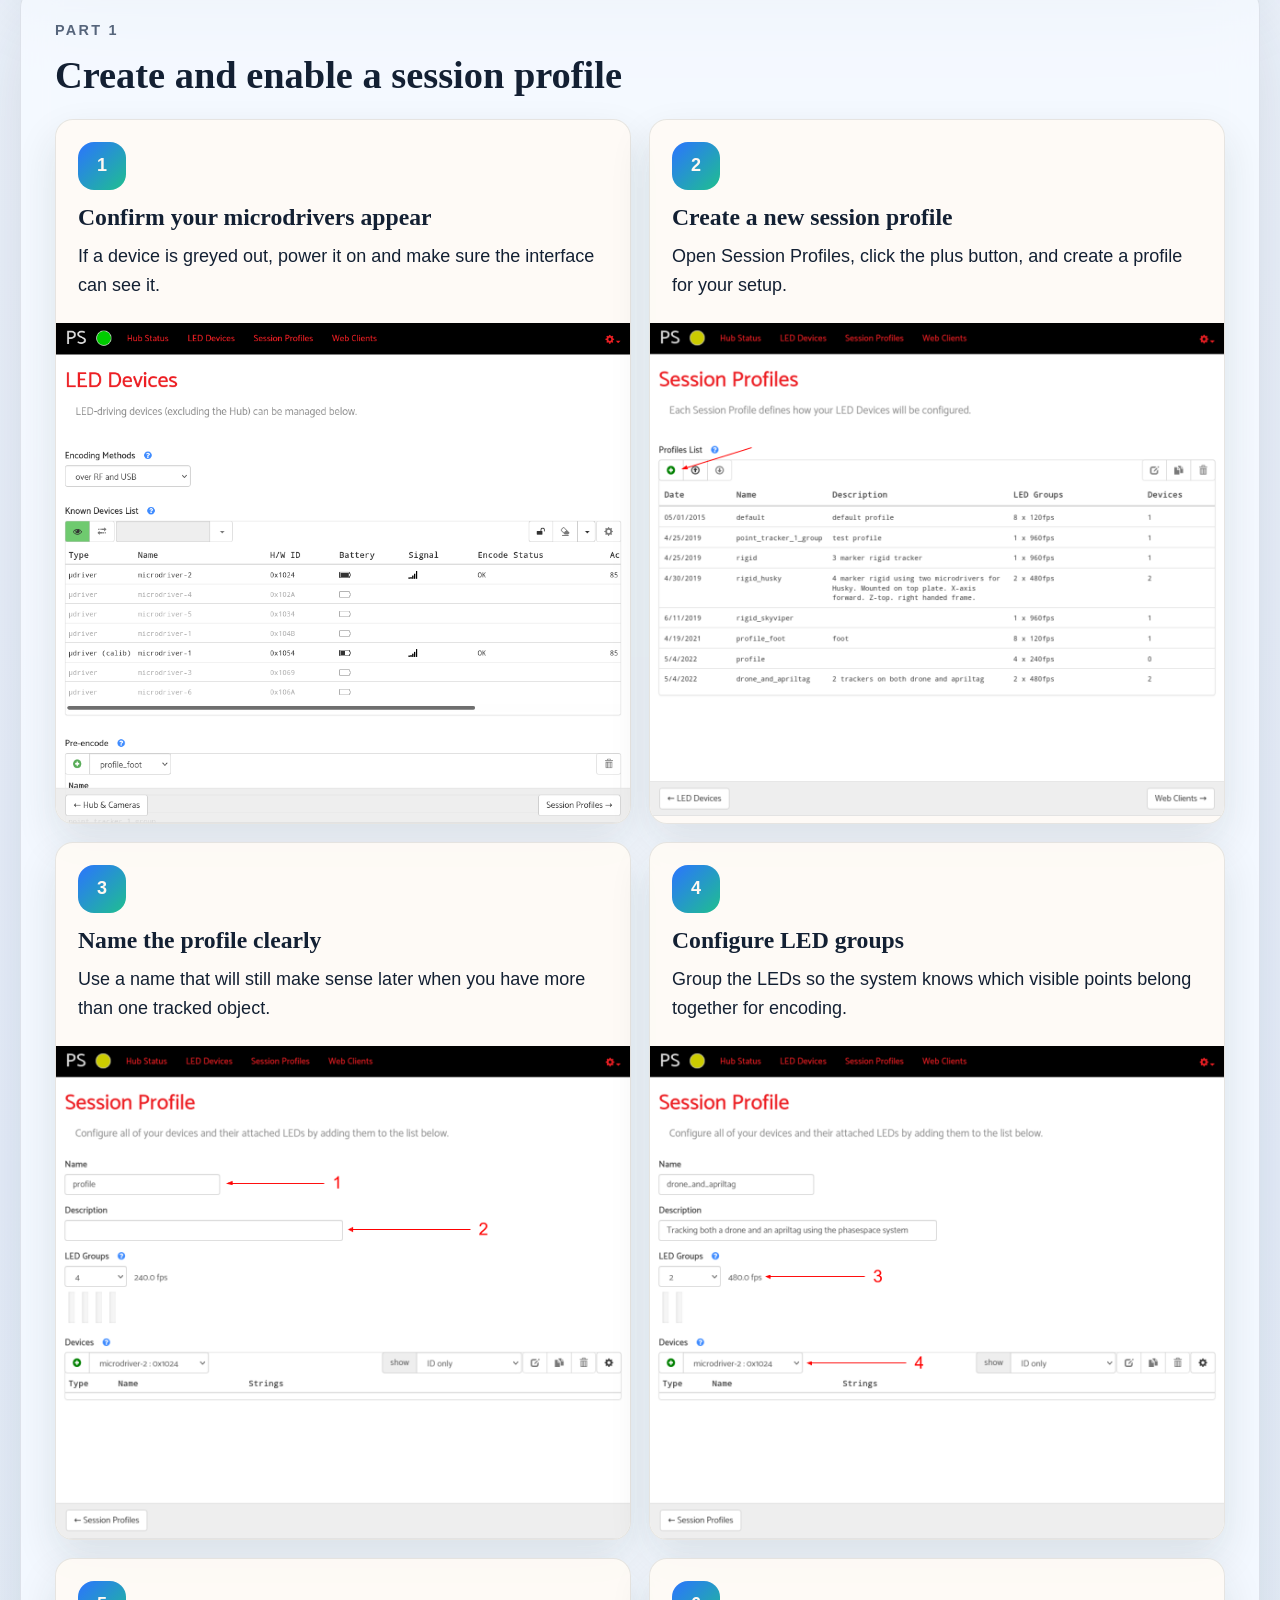
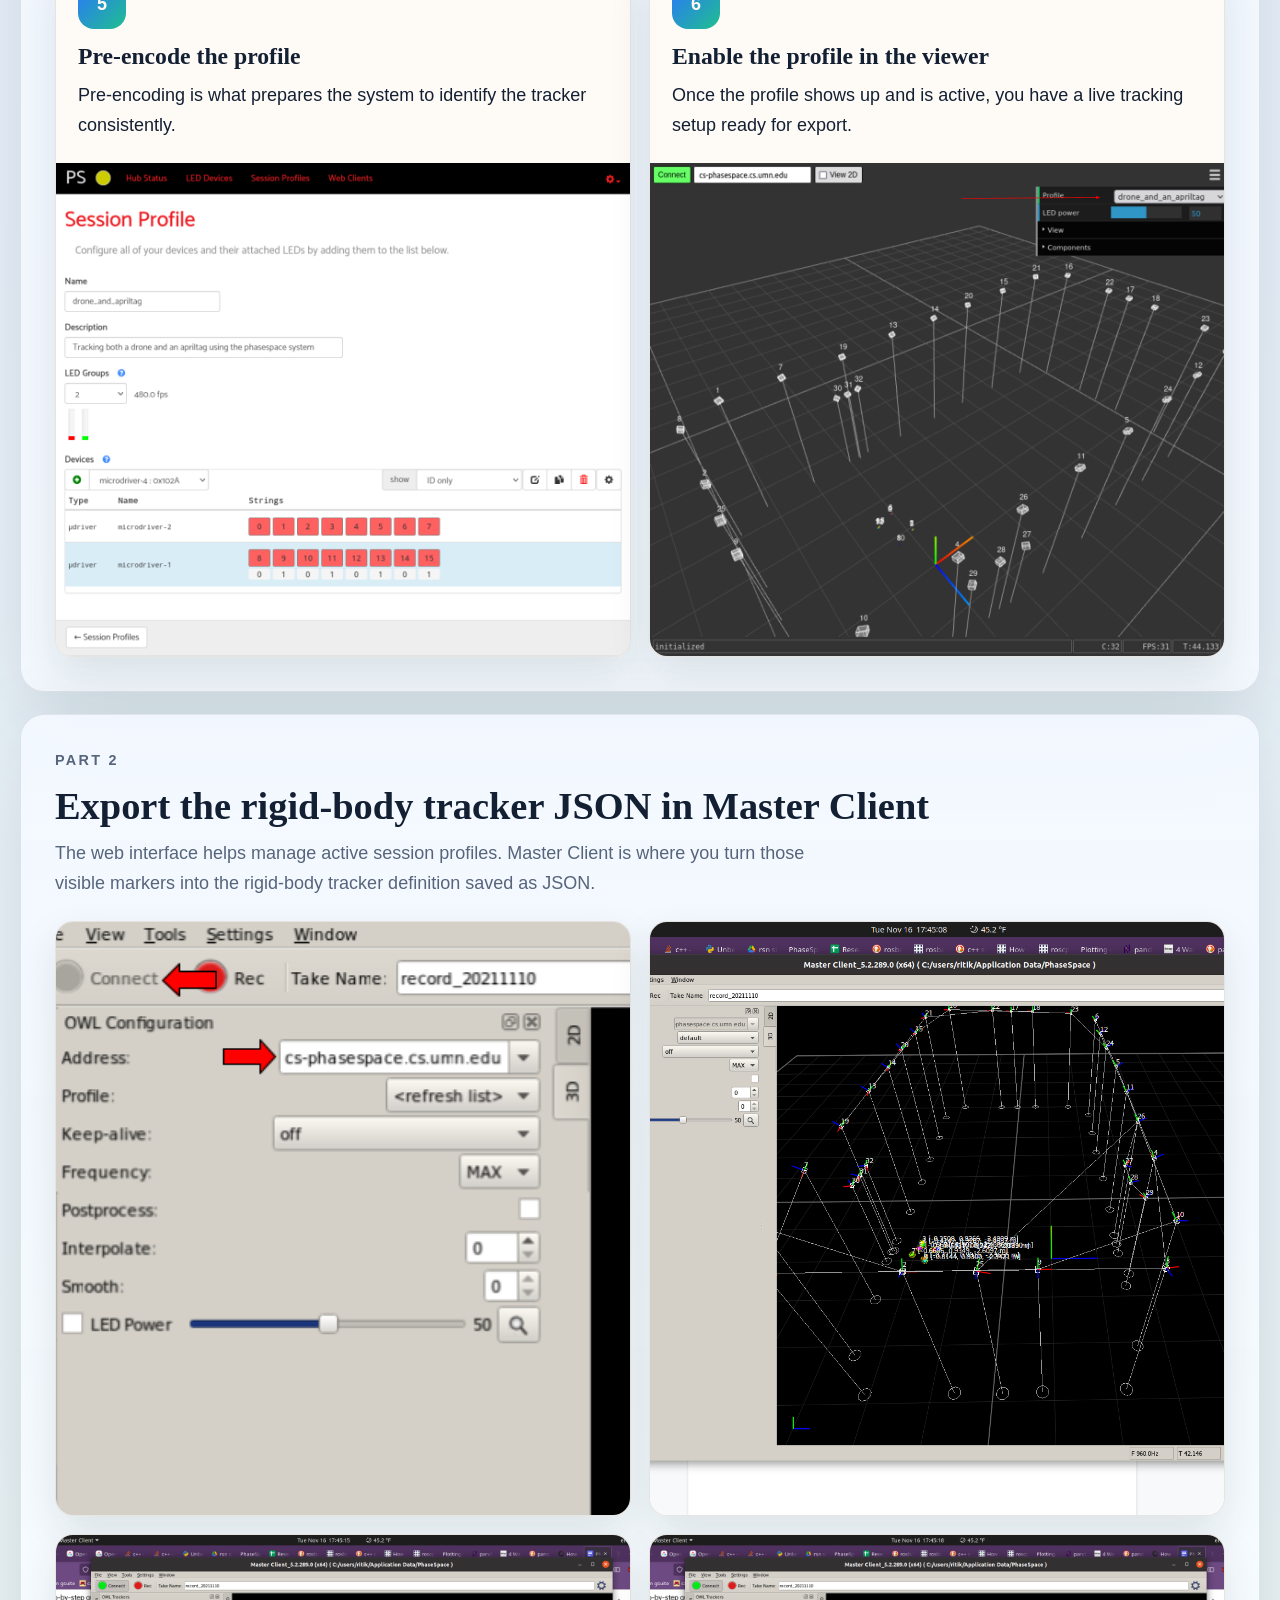
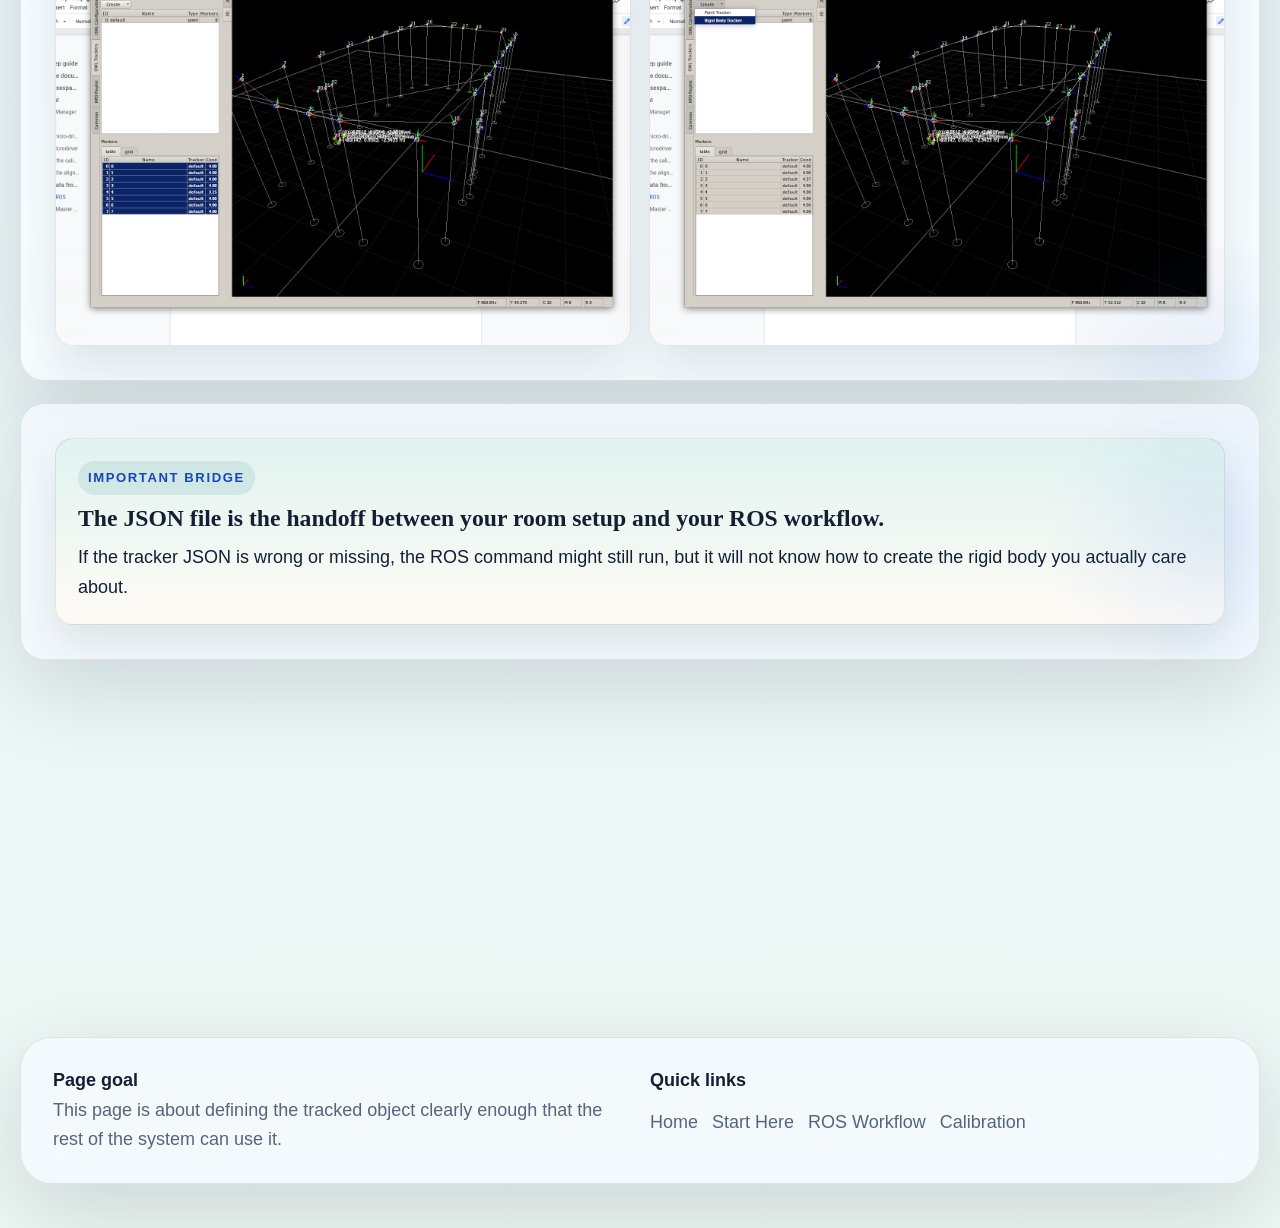
<file: website/tracker-setup.html>
<!DOCTYPE html>
<html lang="en">
<head>
  <meta charset="utf-8">
  <meta name="viewport" content="width=device-width, initial-scale=1">
  <title>Tracker Setup | UMN PhaseSpace Guide</title>
  <meta
    name="description"
    content="How to create session profiles, group LEDs, and export tracker JSON files for the PhaseSpace workflow."
  >
  <link rel="stylesheet" href="styles.css">
  <script defer src="script.js"></script>
</head>
<body data-page="trackers">
  <div class="page-shell">
    <header class="site-header">
      <a class="brand" href="../index.html" aria-label="PhaseSpace UMN Home">
        <img class="brand-mark" src="phasespace-umn-mark.svg" alt="">
        <span class="brand-name">PhaseSpace UMN</span>
      </a>
      <button class="menu-toggle" type="button" aria-expanded="false" aria-controls="site-nav">Menu</button>
      <nav class="site-nav" id="site-nav" aria-label="Primary">
        <a href="../index.html" data-page-link="home">Home</a>
        <a href="start-here.html" data-page-link="start">Start Here</a>
        <a href="tracker-setup.html" data-page-link="trackers">Trackers</a>
        <a href="ros-workflow.html" data-page-link="ros">ROS Workflow</a>
        <a href="calibration.html" data-page-link="calibration">Calibration</a>
        <a class="nav-code" href="https://github.com/ebasatemesgen/Phasespace">GitHub</a>
      </nav>
    </header>

    <main>
      <section class="page-hero reveal">
        <div class="page-hero-copy">
          <p class="eyebrow">Tracker hardware and setup</p>
          <h1>Build a rigid tracker the system can identify reliably.</h1>
          <p class="lead">
            This is where your physical hardware becomes a usable tracked object. The LED layout,
            the session profile, and the exported JSON are all part of the same handoff from room
            setup into the ROS workflow.
          </p>
          <div class="hero-actions">
            <a class="button button-primary" href="ros-workflow.html">Next: use ROS</a>
            <a class="button button-secondary" href="../extras/mnri-phasespace/Phasespace step-by-step guide.pdf">Open guide PDF</a>
          </div>
        </div>

        <div class="tracker-showcase">
          <figure class="tracker-main image-card">
            <img src="../the_led_for_tracker.jpg" alt="LED harness used for a PhaseSpace tracker">
            <figcaption>The LED harness is what the cameras actually see and reconstruct.</figcaption>
          </figure>
          <figure class="image-card">
            <img src="../tracker_image.jpg" alt="Example tracker hardware body">
            <figcaption>The tracker body and label help keep physical hardware and exported files aligned.</figcaption>
          </figure>
          <div class="hero-note">
            <strong>One tracker = hardware + LED geometry + saved JSON definition.</strong>
            <span>
              If any one of those pieces is wrong, the rigid-body estimate will either fail or not
              match the object you think you are tracking.
            </span>
          </div>
        </div>
      </section>

      <section class="section accent-surface reveal">
        <div class="section-intro">
          <p class="eyebrow">Tracker Hardware</p>
          <h2>What the tracked object actually looks like</h2>
          <p>
            The tracker is not just a name inside software. It is a physical object with a known
            LED arrangement that the system uses to estimate a rigid-body pose.
          </p>
        </div>

        <div class="detail-grid">
          <article class="detail-card">
            <span class="chip">Physical</span>
            <h3>LED harness</h3>
            <p>The visible LED layout is what gives PhaseSpace enough information to resolve the rigid body.</p>
          </article>
          <article class="detail-card">
            <span class="chip">Software</span>
            <h3>Session profile</h3>
            <p>The session profile controls which hardware and LED groups are active in the current room setup.</p>
          </article>
          <article class="detail-card">
            <span class="chip">Export</span>
            <h3>Tracker JSON</h3>
            <p>The JSON file is the saved tracker definition that later gets loaded by the ROS node.</p>
          </article>
        </div>
      </section>

      <section class="section reveal">
        <div class="section-intro">
          <p class="eyebrow">Part 1</p>
          <h2>Create and enable a session profile</h2>
        </div>

        <div class="step-grid">
          <article class="step-card">
            <div class="step-copy">
              <div class="step-index">1</div>
              <h3>Confirm your microdrivers appear</h3>
              <p>If a device is greyed out, power it on and make sure the interface can see it.</p>
            </div>
            <img src="../images/page-17-img-1.png" alt="LED Devices table with microdrivers">
          </article>

          <article class="step-card">
            <div class="step-copy">
              <div class="step-index">2</div>
              <h3>Create a new session profile</h3>
              <p>Open Session Profiles, click the plus button, and create a profile for your setup.</p>
            </div>
            <img src="../images/page-18-img-1.png" alt="Create a new session profile">
          </article>

          <article class="step-card">
            <div class="step-copy">
              <div class="step-index">3</div>
              <h3>Name the profile clearly</h3>
              <p>Use a name that will still make sense later when you have more than one tracked object.</p>
            </div>
            <img src="../images/page-19-img-1.png" alt="Naming a session profile">
          </article>

          <article class="step-card">
            <div class="step-copy">
              <div class="step-index">4</div>
              <h3>Configure LED groups</h3>
              <p>Group the LEDs so the system knows which visible points belong together for encoding.</p>
            </div>
            <img src="../images/page-20-img-1.png" alt="LED group configuration dropdown">
          </article>

          <article class="step-card">
            <div class="step-copy">
              <div class="step-index">5</div>
              <h3>Pre-encode the profile</h3>
              <p>Pre-encoding is what prepares the system to identify the tracker consistently.</p>
            </div>
            <img src="../images/page-21-img-1.png" alt="Pre-encode profile button in the interface">
          </article>

          <article class="step-card">
            <div class="step-copy">
              <div class="step-index">6</div>
              <h3>Enable the profile in the viewer</h3>
              <p>Once the profile shows up and is active, you have a live tracking setup ready for export.</p>
            </div>
            <img src="../images/page-23-img-1.png" alt="Session profile active in the viewer">
          </article>
        </div>
      </section>

      <section class="section accent-surface reveal">
        <div class="section-intro">
          <p class="eyebrow">Part 2</p>
          <h2>Export the rigid-body tracker JSON in Master Client</h2>
          <p>
            The web interface helps manage active session profiles. Master Client is where you turn
            those visible markers into the rigid-body tracker definition saved as JSON.
          </p>
        </div>

        <div class="photo-grid">
          <figure class="image-card">
            <img src="../images/page-11-img-1.png" alt="Master Client connection screen">
            <figcaption>Connect Master Client to the PhaseSpace server first.</figcaption>
          </figure>
          <figure class="image-card">
            <img src="../images/page-12-img-1.png" alt="Master Client create rigid body tracker menu">
            <figcaption>Select the markers you want and create a rigid-body tracker.</figcaption>
          </figure>
          <figure class="image-card">
            <img src="../images/page-13-img-1.png" alt="Rigid body tracker alignment in Master Client">
            <figcaption>Align the rigid body so the tracker definition matches the physical object.</figcaption>
          </figure>
          <figure class="image-card">
            <img src="../images/page-14-img-1.png" alt="Saving the tracker as JSON">
            <figcaption>Save the finished tracker as JSON. That file becomes the input to the ROS node.</figcaption>
          </figure>
        </div>
      </section>

      <section class="section reveal">
        <div class="note-box">
          <span class="chip">Important bridge</span>
          <h3>The JSON file is the handoff between your room setup and your ROS workflow.</h3>
          <p>
            If the tracker JSON is wrong or missing, the ROS command might still run, but it will
            not know how to create the rigid body you actually care about.
          </p>
        </div>
      </section>

      <section class="section accent-surface reveal">
        <div class="next-grid">
          <article class="next-card">
            <span class="chip">Next step</span>
            <h3>ROS Workflow</h3>
            <p>See what the code is doing with the tracker JSON, how to run it, and what topics come out.</p>
            <a href="ros-workflow.html">Open ROS workflow</a>
          </article>
          <article class="next-card">
            <span class="chip">Need example files?</span>
            <h3>Sample tracker JSONs</h3>
            <p>Open the example tracker files if you want to see what the saved output looks like.</p>
            <a href="../tw0-trackers.json">Open sample JSON</a>
          </article>
          <article class="next-card">
            <span class="chip">Back up</span>
            <h3>Room setup</h3>
            <p>If you have not connected to the room or registered the devices yet, go back and do that first.</p>
            <a href="start-here.html">Return to Start Here</a>
          </article>
        </div>
      </section>
    </main>

    <footer class="site-footer">
      <div>
        <strong>Page goal</strong>
        <p>This page is about defining the tracked object clearly enough that the rest of the system can use it.</p>
      </div>
      <div>
        <strong>Quick links</strong>
        <div class="footer-links">
          <a href="../index.html">Home</a>
          <a href="start-here.html">Start Here</a>
          <a href="ros-workflow.html">ROS Workflow</a>
          <a href="calibration.html">Calibration</a>
        </div>
      </div>
    </footer>
  </div>
</body>
</html>
</file>
<file: website/styles.css>
:root {
  --bg: #eaf2ff;
  --bg-deep: #d8e6ff;
  --surface: rgba(246, 250, 255, 0.74);
  --surface-strong: #fbfdff;
  --surface-dark: #17263a;
  --ink: #132033;
  --ink-soft: #56657b;
  --line: rgba(19, 32, 51, 0.1);
  --accent: #2b74ff;
  --accent-strong: #1448b8;
  --accent-warm: #1fbf8f;
  --accent-pale: #dff8ef;
  --warn: #cc5530;
  --ok: #2b8a68;
  --radius-xl: 32px;
  --radius-lg: 24px;
  --radius-md: 18px;
  --radius-sm: 14px;
  --shadow-lg: 0 28px 90px rgba(17, 42, 50, 0.16);
  --shadow-md: 0 18px 42px rgba(17, 42, 50, 0.11);
  --site-width: 1540px;
}

*,
*::before,
*::after {
  box-sizing: border-box;
}

html {
  scroll-behavior: smooth;
}

body {
  margin: 0;
  min-height: 100vh;
  color: var(--ink);
  font-family: "IBM Plex Sans", "Avenir Next", "Segoe UI", sans-serif;
  font-size: 18px;
  line-height: 1.65;
  background:
    radial-gradient(circle at top left, rgba(43, 116, 255, 0.16), transparent 26rem),
    radial-gradient(circle at top right, rgba(31, 191, 143, 0.13), transparent 20rem),
    linear-gradient(180deg, #f9fbff 0%, #eaf2ff 46%, #eef8f4 100%);
}

img,
video {
  display: block;
  max-width: 100%;
}

figure {
  margin: 0;
}

a {
  color: var(--accent-strong);
  text-decoration: none;
}

a:hover {
  color: var(--accent);
}

code,
pre {
  font-family: "IBM Plex Mono", "SFMono-Regular", Consolas, monospace;
}

.page-shell {
  width: min(calc(100% - 40px), var(--site-width));
  margin: 0 auto;
  padding: 24px 0 44px;
}

.site-header {
  position: sticky;
  top: 16px;
  z-index: 40;
  display: grid;
  grid-template-columns: auto auto;
  align-items: center;
  justify-content: space-between;
  gap: 18px;
  padding: 18px 22px;
  margin-bottom: 26px;
  border: 1px solid var(--line);
  border-radius: 999px;
  background: rgba(248, 251, 255, 0.72);
  backdrop-filter: blur(18px);
  box-shadow: 0 20px 38px rgba(17, 42, 50, 0.09);
}

.brand {
  display: inline-flex;
  align-items: center;
  gap: 12px;
  color: var(--ink);
}

.brand-mark {
  width: 36px;
  height: 36px;
  flex: 0 0 auto;
}

.brand-name {
  font-size: 1.08rem;
  font-weight: 700;
  letter-spacing: 0.02em;
}

.menu-toggle {
  display: none;
}

.site-nav {
  display: flex;
  flex-wrap: wrap;
  align-items: center;
  justify-content: flex-end;
  gap: 10px;
}

.site-nav a {
  padding: 10px 14px;
  border-radius: 999px;
  color: var(--ink);
  font-size: 1rem;
  transition: background 160ms ease, color 160ms ease, transform 160ms ease;
}

.site-nav a:hover,
.site-nav a.is-current {
  background: var(--surface-dark);
  color: #f8f3ea;
  transform: translateY(-1px);
}

.site-nav .nav-code {
  background: rgba(20, 72, 184, 0.08);
}

.hero,
.page-hero,
.section,
.site-footer {
  position: relative;
  overflow: hidden;
  border: 1px solid var(--line);
  background: var(--surface);
  box-shadow: var(--shadow-lg);
  backdrop-filter: blur(18px);
}

.hero,
.site-footer {
  border-radius: var(--radius-xl);
}

.page-hero,
.section {
  border-radius: var(--radius-lg);
}

.hero {
  display: grid;
  grid-template-columns: minmax(0, 1.08fr) minmax(320px, 0.92fr);
  gap: 28px;
  padding: 68px;
}

.page-hero {
  display: grid;
  grid-template-columns: minmax(0, 0.95fr) minmax(300px, 1.05fr);
  gap: 28px;
  padding: 54px;
  margin-bottom: 22px;
}

.hero::before,
.page-hero::before,
.section::before {
  content: "";
  position: absolute;
  right: -9%;
  bottom: -14%;
  width: 320px;
  height: 320px;
  border-radius: 50%;
  background: radial-gradient(circle, rgba(43, 116, 255, 0.09), transparent 72%);
  pointer-events: none;
}

.section {
  padding: 34px;
  margin-top: 22px;
}

.accent-surface {
  background:
    linear-gradient(180deg, rgba(243, 248, 255, 0.92), rgba(248, 252, 255, 0.94)),
    repeating-linear-gradient(
      135deg,
      rgba(43, 116, 255, 0.025),
      rgba(43, 116, 255, 0.025) 14px,
      transparent 14px,
      transparent 28px
    );
}

.eyebrow {
  margin: 0 0 12px;
  color: var(--accent);
  font-size: 0.9rem;
  font-weight: 700;
  letter-spacing: 0.16em;
  text-transform: uppercase;
}

h1,
h2,
h3,
h4 {
  margin: 0 0 12px;
  line-height: 1.1;
  font-family: "Iowan Old Style", "Palatino Linotype", "Book Antiqua", serif;
}

h1 {
  font-size: clamp(4.1rem, 5.8vw, 7.2rem);
  max-width: 11ch;
}

h2 {
  font-size: clamp(2rem, 3vw, 3rem);
}

h3 {
  font-size: 1.48rem;
}

p {
  margin: 0;
}

address {
  font-style: normal;
}

.lead,
.section-intro p,
.hero-copy p,
.page-hero-copy p {
  max-width: 78ch;
  color: var(--ink-soft);
}

.lead {
  font-size: 1.24rem;
}

.hero-actions,
.action-row,
.warning-actions {
  display: flex;
  flex-wrap: wrap;
  gap: 12px;
}

.hero-actions {
  margin: 28px 0 26px;
}

.hero-text-only,
.page-hero-text-only {
  grid-template-columns: 1fr;
  align-items: start;
}

.hero-text-only .hero-copy,
.page-hero-text-only .page-hero-copy {
  max-width: 1320px;
}

.hero-text-only h1,
.page-hero-text-only h1 {
  max-width: 22ch;
  text-wrap: balance;
}

.page-hero-text-only h1 {
  max-width: 28ch;
  font-size: clamp(3.4rem, 4.4vw, 5.6rem);
  text-wrap: initial;
}

.hero-text-only .lead,
.page-hero-text-only .lead,
.hero-text-only .hero-copy p,
.page-hero-text-only .page-hero-copy p {
  max-width: 96ch;
}

.hero-text-only .lead,
.page-hero-text-only .lead {
  font-size: clamp(1.32rem, 1.7vw, 1.54rem);
}

.hero-text-only .hero-actions,
.page-hero-text-only .hero-actions,
.hero-text-only .hero-points,
.page-hero-text-only .hero-points {
  max-width: 96ch;
}

.hero-points {
  list-style: none;
  padding-left: 0;
  display: grid;
  gap: 10px;
}

.hero-points li {
  position: relative;
  padding-left: 28px;
}

.hero-points li::before {
  content: "↗";
  position: absolute;
  left: 0;
  top: 0;
  color: var(--accent);
  font-weight: 700;
}

.stack-list {
  margin: 0;
  padding-left: 18px;
}

.stack-list li + li {
  margin-top: 6px;
}

.button {
  display: inline-flex;
  align-items: center;
  justify-content: center;
  min-height: 46px;
  padding: 12px 18px;
  border-radius: 999px;
  font-size: 1rem;
  font-weight: 700;
  transition: transform 180ms ease, box-shadow 180ms ease, background 180ms ease;
}

.button:hover {
  transform: translateY(-2px);
}

.button-primary {
  background: linear-gradient(135deg, var(--accent-strong), var(--accent));
  color: #fff8f1;
  box-shadow: 0 12px 32px rgba(12, 76, 92, 0.24);
}

.button-secondary {
  border: 1px solid rgba(20, 72, 184, 0.1);
  background: rgba(251, 253, 255, 0.86);
  color: var(--ink);
}

.button-warm {
  background: linear-gradient(135deg, #1aa47d, var(--accent-warm));
  color: #fff8f1;
  box-shadow: 0 12px 32px rgba(26, 164, 125, 0.2);
}

.checklist,
.plain-list {
  margin: 0;
  padding-left: 18px;
  color: var(--ink-soft);
}

.checklist li + li,
.plain-list li + li {
  margin-top: 6px;
}

.hero-collage,
.home-quick-grid,
.page-hero-media,
.gallery-grid,
.photo-grid,
.card-grid,
.step-grid,
.detail-grid,
.stats-grid,
.next-grid,
.feature-grid,
.command-grid {
  display: grid;
  gap: 18px;
}

.hero-collage {
  grid-template-columns: 1.15fr 0.85fr;
  grid-template-rows: auto auto;
}

.hero-panel,
.image-card,
.map-frame-card,
.info-card,
.feature-card,
.step-card,
.detail-card,
.directory-card,
.next-card,
.command-card,
.topic-card,
.note-box,
.warning-box,
.metric-card {
  border: 1px solid rgba(23, 38, 44, 0.1);
  border-radius: var(--radius-md);
  background: rgba(255, 251, 245, 0.86);
  box-shadow: var(--shadow-md);
}

.hero-panel {
  grid-row: span 2;
  overflow: hidden;
}

.hero-panel img,
.image-card img,
.page-hero-media img,
.page-hero-media video {
  width: 100%;
  height: 100%;
  object-fit: cover;
}

.hero-small,
.hero-note {
  overflow: hidden;
}

.hero-note {
  padding: 18px;
  background: linear-gradient(180deg, rgba(223, 248, 239, 0.82), rgba(249, 252, 255, 0.94));
}

.hero-note strong,
.metric-card strong {
  display: block;
  margin-bottom: 6px;
  font-size: 1.28rem;
}

.hero-note span,
.metric-card span {
  color: var(--ink-soft);
}

.section-intro {
  margin-bottom: 22px;
}

.home-quick-grid {
  grid-template-columns: repeat(3, minmax(0, 1fr));
}

.directory-grid {
  display: grid;
  grid-template-columns: repeat(4, minmax(0, 1fr));
  gap: 18px;
}

.directory-card {
  display: block;
  min-height: 220px;
  padding: 24px;
  color: var(--ink);
  background:
    linear-gradient(180deg, rgba(23, 38, 58, 0.96), rgba(20, 72, 184, 0.92)),
    radial-gradient(circle at top right, rgba(255, 255, 255, 0.08), transparent 45%);
}

.directory-card h3,
.directory-card p,
.directory-card .chip {
  color: #f8f3ea;
}

.directory-card .chip {
  background: rgba(255, 255, 255, 0.12);
}

.chip {
  display: inline-flex;
  align-items: center;
  gap: 8px;
  margin-bottom: 10px;
  padding: 6px 10px;
  border-radius: 999px;
  background: rgba(15, 113, 128, 0.1);
  color: var(--accent-strong);
  font-size: 0.82rem;
  font-weight: 700;
  letter-spacing: 0.12em;
  text-transform: uppercase;
}

.chip.warn {
  background: rgba(163, 69, 29, 0.12);
  color: var(--warn);
}

.card-grid {
  grid-template-columns: repeat(4, minmax(0, 1fr));
}

.feature-card,
.detail-card,
.directory-card,
.next-card,
.command-card,
.topic-card,
.metric-card {
  padding: 22px;
}

.feature-card p,
.detail-card p,
.directory-card p,
.next-card p,
.command-card p,
.topic-card p,
.metric-card p {
  color: var(--ink-soft);
}

.location-layout {
  display: grid;
  grid-template-columns: minmax(320px, 0.92fr) minmax(0, 1.08fr);
  gap: 18px;
  align-items: stretch;
}

.location-card {
  display: flex;
  flex-direction: column;
  gap: 14px;
}

.address-block {
  font-size: 1.06rem;
  font-weight: 600;
  line-height: 1.7;
  color: var(--ink);
}

.map-frame-card {
  overflow: hidden;
  min-height: 420px;
  background: rgba(251, 253, 255, 0.86);
}

.map-frame-card iframe {
  width: 100%;
  height: 100%;
  min-height: 420px;
  border: 0;
}

.directory-card p {
  color: rgba(248, 243, 234, 0.82);
}

.feature-card a,
.next-card a,
.detail-card a {
  display: inline-flex;
  margin-top: 16px;
  font-weight: 700;
}

.step-grid {
  grid-template-columns: repeat(2, minmax(0, 1fr));
}

.step-card {
  overflow: hidden;
}

.step-card .step-copy {
  padding: 22px;
}

.step-index {
  display: inline-flex;
  align-items: center;
  justify-content: center;
  width: 48px;
  height: 48px;
  margin-bottom: 14px;
  border-radius: 16px;
  background: linear-gradient(135deg, var(--accent), var(--accent-warm));
  color: #fff8f1;
  font-weight: 700;
}

.photo-grid {
  grid-template-columns: repeat(2, minmax(0, 1fr));
}

.route-stage {
  position: relative;
  min-height: 520px;
  padding: 34px;
  border: 1px solid rgba(23, 38, 44, 0.1);
  border-radius: var(--radius-md);
  background:
    radial-gradient(circle at top right, rgba(31, 191, 143, 0.18), transparent 34%),
    linear-gradient(180deg, rgba(23, 38, 58, 0.96), rgba(20, 72, 184, 0.96));
  box-shadow: var(--shadow-md);
  overflow: hidden;
}

.route-stage::before {
  content: "";
  position: absolute;
  inset: 18% 10% 16% 10%;
  border-radius: 28px;
  background: linear-gradient(180deg, rgba(255, 250, 243, 0.2), rgba(255, 250, 243, 0.03));
  transform: perspective(900px) rotateX(68deg);
  box-shadow: inset 0 0 0 1px rgba(255, 250, 243, 0.12);
}

.route-node {
  position: absolute;
  width: min(260px, calc(100% - 80px));
  padding: 18px;
  border-radius: 18px;
  background: rgba(248, 251, 255, 0.92);
  box-shadow: 0 20px 40px rgba(5, 21, 25, 0.24);
}

.route-node strong {
  display: block;
  margin-bottom: 6px;
  font-size: 1.25rem;
}

.route-node p {
  color: var(--ink-soft);
}

.route-node-building {
  top: 28px;
  left: 28px;
}

.route-node-room {
  right: 28px;
  bottom: 38px;
}

.route-floor-card {
  position: absolute;
  left: 50%;
  top: 52%;
  width: min(460px, calc(100% - 110px));
  transform: translate(-50%, -50%);
}

.tracker-showcase {
  display: grid;
  grid-template-columns: 1.15fr 0.85fr;
  grid-template-rows: auto auto;
  gap: 18px;
}

.tracker-main {
  grid-row: span 2;
}

.image-card {
  overflow: hidden;
}

.image-card figcaption {
  padding: 14px 16px;
  color: var(--ink-soft);
  background: rgba(255, 250, 243, 0.95);
}

.detail-grid,
.stats-grid,
.next-grid,
.command-grid {
  grid-template-columns: repeat(3, minmax(0, 1fr));
}

.command-card pre {
  margin: 0 0 16px;
  padding: 16px;
  overflow-x: auto;
  border-radius: 16px;
  background: linear-gradient(180deg, #173440, #0e242c);
  color: #ebf7fb;
  font-size: 0.94rem;
}

.topic-list {
  display: grid;
  gap: 16px;
  margin-top: 18px;
}

.topic-card code {
  font-size: 0.95rem;
}

.warning-box {
  display: flex;
  align-items: center;
  justify-content: space-between;
  gap: 24px;
  padding: 24px;
  background:
    linear-gradient(135deg, rgba(198, 106, 45, 0.1), rgba(255, 250, 243, 0.96));
}

.warning-copy p {
  color: var(--ink-soft);
}

.note-box {
  padding: 22px;
  background: linear-gradient(180deg, rgba(219, 240, 234, 0.76), rgba(255, 251, 245, 0.92));
}

.metric-strip {
  display: grid;
  grid-template-columns: repeat(5, minmax(0, 1fr));
  gap: 14px;
}

.metric-card {
  background: rgba(223, 236, 255, 0.62);
}

.feature-card,
.detail-card,
.directory-card,
.next-card,
.image-card,
.map-frame-card,
.step-card,
.metric-card {
  transition: transform 180ms ease, box-shadow 180ms ease;
}

.feature-card:hover,
.detail-card:hover,
.directory-card:hover,
.next-card:hover,
.image-card:hover,
.map-frame-card:hover,
.step-card:hover,
.metric-card:hover {
  transform: translateY(-4px);
  box-shadow: 0 24px 54px rgba(17, 42, 50, 0.14);
}

.site-footer {
  display: grid;
  grid-template-columns: repeat(2, minmax(0, 1fr));
  gap: 20px;
  padding: 28px 32px;
  margin-top: 22px;
}

.site-footer p,
.site-footer a {
  color: var(--ink-soft);
}

.site-footer a:hover {
  color: var(--accent-strong);
}

.footer-links {
  display: flex;
  flex-wrap: wrap;
  gap: 10px 14px;
  margin-top: 12px;
}

.reveal {
  opacity: 0;
  transform: translateY(18px);
  transition: opacity 500ms ease, transform 500ms ease;
}

.reveal.is-visible {
  opacity: 1;
  transform: translateY(0);
}

@media (max-width: 1100px) {
  .hero,
  .page-hero,
  .card-grid,
  .home-quick-grid,
  .location-layout,
  .directory-grid,
  .step-grid,
  .detail-grid,
  .stats-grid,
  .next-grid,
  .command-grid,
  .site-footer {
    grid-template-columns: repeat(2, minmax(0, 1fr));
  }

  .metric-strip {
    grid-template-columns: repeat(2, minmax(0, 1fr));
  }
}

@media (max-width: 860px) {
  .page-shell {
    width: min(calc(100% - 20px), var(--site-width));
    padding-top: 12px;
  }

  .site-header {
    position: static;
    grid-template-columns: 1fr auto;
    border-radius: 26px;
    padding: 18px;
  }

  .menu-toggle {
    display: inline-flex;
    align-items: center;
    justify-content: center;
    min-height: 42px;
    padding: 0 14px;
    border: 1px solid rgba(23, 38, 44, 0.12);
    border-radius: 999px;
    background: rgba(255, 250, 243, 0.9);
    color: var(--ink);
    font: inherit;
    font-weight: 700;
  }

  .site-nav {
    display: none;
    grid-column: 1 / -1;
    justify-content: flex-start;
    padding-top: 8px;
  }

  .site-nav.is-open {
    display: flex;
  }

  .hero,
  .page-hero,
  .section,
  .site-footer {
    padding: 28px 22px;
  }

  .hero,
  .page-hero,
  .card-grid,
  .home-quick-grid,
  .location-layout,
  .directory-grid,
  .step-grid,
  .detail-grid,
  .stats-grid,
  .next-grid,
  .feature-grid,
  .command-grid,
  .metric-strip,
  .photo-grid,
  .hero-collage,
  .tracker-showcase,
  .site-footer {
    grid-template-columns: 1fr;
  }

  .warning-box {
    flex-direction: column;
    align-items: flex-start;
  }

  .map-frame-card,
  .map-frame-card iframe {
    min-height: 320px;
  }

  .route-stage {
    min-height: auto;
    padding-bottom: 340px;
  }

  .route-node {
    position: static;
    width: auto;
    margin-bottom: 14px;
  }

  .route-floor-card {
    position: static;
    width: auto;
    transform: none;
  }
}
</file>
